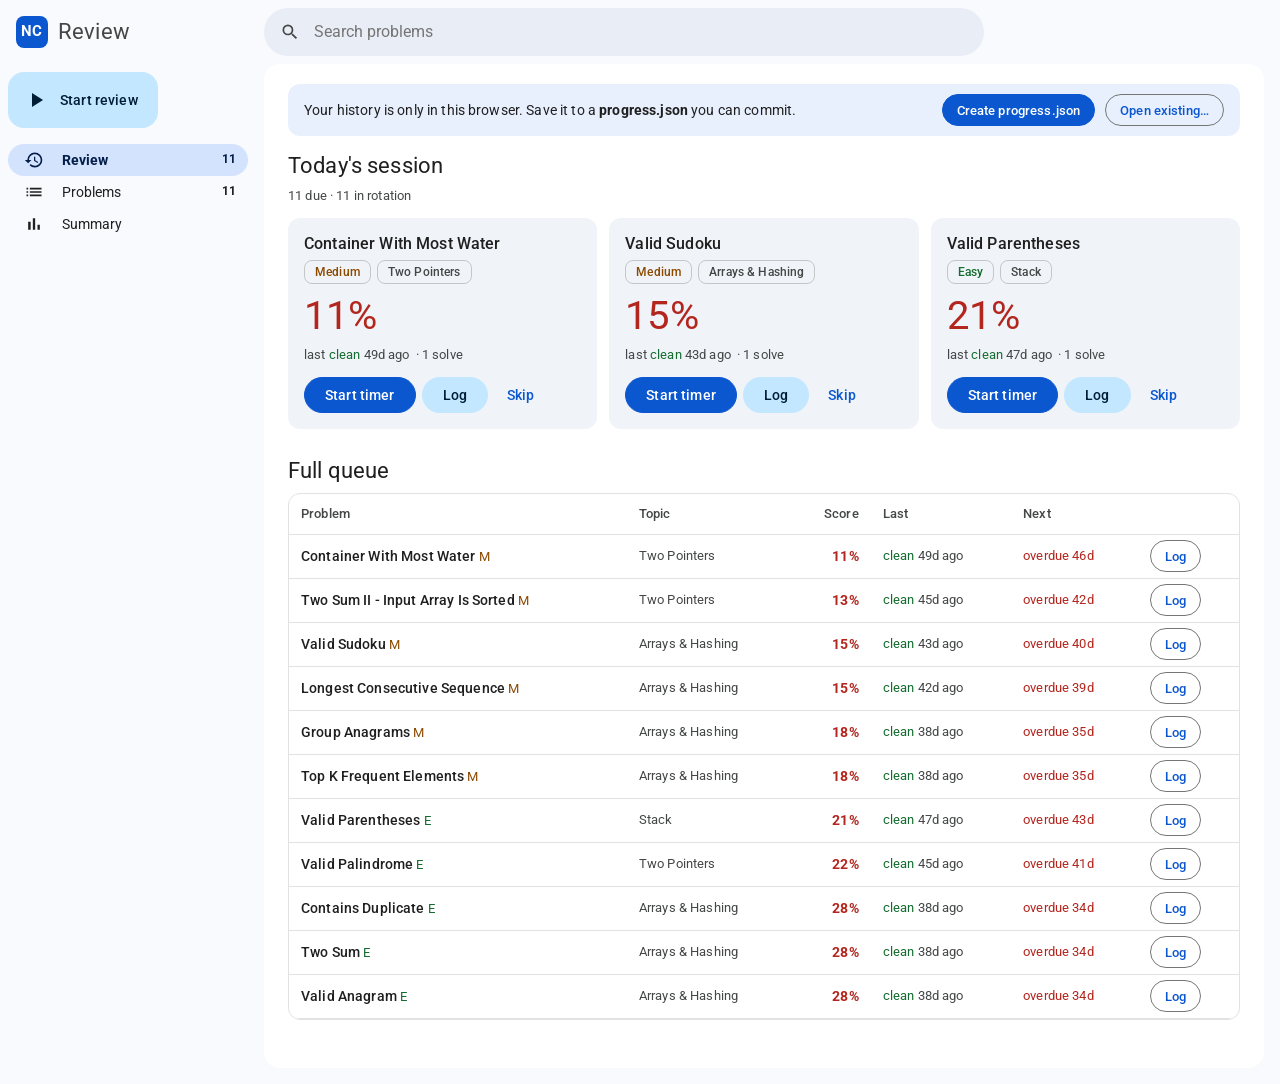
<file: index.html>
<!doctype html>
<html lang="en">
<head>
<meta charset="utf-8">
<meta name="viewport" content="width=device-width, initial-scale=1">
<title>NeetCode Review</title>
<link rel="preconnect" href="https://fonts.googleapis.com">
<link rel="stylesheet" href="https://fonts.googleapis.com/css2?family=Roboto:wght@400;500;700&display=swap">
<style>
  /* Google Workspace-style Material 3 (the Gmail / Drive look): fixed blue brand
     tones, white content panel on a blue-grey app background. The --gm-* palette is
     mapped onto the app's own tokens, which is all the component rules reference. */
  :root {
    --gm-primary: #0b57d0; --gm-on-primary: #fff;
    --gm-nav-active: #d3e3fd; --gm-on-nav-active: #041e49;
    --gm-fab: #c2e7ff; --gm-on-fab: #001d35;
    --gm-app-bg: #f8fafd; --gm-panel: #fff; --gm-surface-1: #f0f4f9; --gm-surface-2: #e9eef6; --gm-hover: #f2f6fc;
    --gm-on-surface: #1f1f1f; --gm-on-surface-variant: #444746;
    --gm-outline: #747775; --gm-outline-variant: #c4c7c5; --gm-divider: #e1e3e1;
    --gm-error: #b3261e; --gm-snackbar: #303030; --gm-on-snackbar: #f2f2f2;
    --gm-info: #e8f0fe;

    --bg: var(--gm-app-bg); --surface: var(--gm-panel); --surface-2: var(--gm-surface-2); --border: var(--gm-divider);
    --text: var(--gm-on-surface); --muted: var(--gm-on-surface-variant); --accent: var(--gm-primary); --accent-text: var(--gm-on-primary);
    --good: #146c2e; --ok: #8c4a00; --bad: var(--gm-error);
    --easy: #146c2e; --medium: #8c4a00; --hard: #b3261e;
    --shadow-1: 0 1px 2px 0 rgb(60 64 67 / .3), 0 1px 3px 1px rgb(60 64 67 / .15);
    --shadow-2: 0 1px 3px 0 rgb(60 64 67 / .3), 0 4px 8px 3px rgb(60 64 67 / .15);
  }
  @media (prefers-color-scheme: dark) {
    :root {
      --gm-primary: #a8c7fa; --gm-on-primary: #062e6f;
      --gm-nav-active: #004a77; --gm-on-nav-active: #c2e7ff;
      --gm-fab: #004a77; --gm-on-fab: #c2e7ff;
      --gm-app-bg: #131314; --gm-panel: #1e1f20; --gm-surface-1: #282a2c; --gm-surface-2: #333537; --gm-hover: #2b2c2e;
      --gm-on-surface: #e3e3e3; --gm-on-surface-variant: #c4c7c5;
      --gm-outline: #8e918f; --gm-outline-variant: #444746; --gm-divider: #3c4043;
      --gm-error: #f2b8b5; --gm-snackbar: #e3e3e3; --gm-on-snackbar: #1f1f1f;
      --gm-info: #0b2a4d;
      --good: #6dd58c; --ok: #ffb870; --easy: #6dd58c; --medium: #ffb870; --hard: #f2b8b5;
      --shadow-1: 0 1px 2px 0 rgb(0 0 0 / .5), 0 1px 3px 1px rgb(0 0 0 / .3);
      --shadow-2: 0 1px 3px 0 rgb(0 0 0 / .5), 0 4px 8px 3px rgb(0 0 0 / .3);
    }
  }
  * { box-sizing: border-box; }
  body { margin: 0; background: var(--bg); color: var(--text); font: 14px/1.43 "Google Sans Text", "Google Sans", "Roboto", system-ui, -apple-system, "Segoe UI", sans-serif; letter-spacing: 0.01em; }
  a { color: inherit; }
  svg.icon { width: 20px; height: 20px; fill: currentColor; flex: none; }
  .muted { color: var(--muted); }
  .small { font-size: 13px; }

  /* App bar: brand + pill search */
  header { position: sticky; top: 0; z-index: 5; background: var(--bg); }
  .bar { display: flex; align-items: center; gap: 16px; padding: 8px 16px; height: 64px; }
  .brand { display: flex; align-items: center; gap: 10px; width: 232px; flex: none; font-family: "Google Sans", "Roboto", sans-serif; font-size: 22px; color: var(--muted); }
  .logo { width: 32px; height: 32px; border-radius: 8px; background: var(--accent); color: var(--accent-text); display: grid; place-items: center; font-weight: 700; font-size: 15px; }
  .search { flex: 0 1 720px; display: flex; align-items: center; gap: 12px; height: 48px; padding: 0 16px; border-radius: 24px; background: var(--gm-surface-2); color: var(--muted); }
  .search:focus-within { background: var(--surface); box-shadow: var(--shadow-1); }
  .search input { flex: 1; border: 0; background: none; outline: none; font: inherit; font-size: 16px; color: var(--text); min-width: 0; }

  /* Shell: sidebar + content panel */
  .shell { display: flex; gap: 8px; padding: 0 16px 16px 0; min-height: calc(100vh - 64px); }
  aside { width: 256px; flex: none; padding: 8px 0 8px 8px; position: sticky; top: 64px; align-self: flex-start; }
  .fab { display: inline-flex; align-items: center; gap: 12px; height: 56px; padding: 0 20px 0 16px; margin: 0 0 16px 0; border: 0; border-radius: 16px; background: var(--gm-fab); color: var(--gm-on-fab); font: 500 14px "Google Sans", "Roboto", sans-serif; letter-spacing: 0.01em; cursor: pointer; transition: box-shadow .15s; }
  .fab:hover { box-shadow: var(--shadow-2); }
  .fab svg.icon { width: 24px; height: 24px; }
  nav { display: flex; flex-direction: column; }
  nav button { display: flex; align-items: center; gap: 18px; height: 32px; padding: 0 12px 0 16px; margin-right: 8px; border: 0; border-radius: 16px; background: none; color: var(--text); font: inherit; cursor: pointer; text-align: left; }
  nav button:hover { background: color-mix(in srgb, var(--text) 8%, transparent); }
  nav button.active { background: var(--gm-nav-active); color: var(--gm-on-nav-active); font-weight: 700; }
  nav .label { flex: 1; }
  nav .badge { font-size: 12px; font-weight: 700; }
  main { flex: 1; min-width: 0; background: var(--surface); border-radius: 16px; padding: 20px 24px 48px; }
  @media (max-width: 760px) {
    .brand { width: auto; } .brand span:last-child { display: none; }
    .shell { flex-direction: column; padding: 0 8px 8px; gap: 4px; }
    aside { position: static; width: auto; padding: 0; display: flex; gap: 8px; align-items: center; overflow-x: auto; }
    .fab { height: 40px; margin: 0; border-radius: 12px; padding: 0 14px; white-space: nowrap; }
    nav { flex-direction: row; gap: 4px; }
    nav button { white-space: nowrap; margin: 0; }
    main { padding: 16px; }
  }

  h2 { font: 400 22px/1.3 "Google Sans", "Roboto", sans-serif; margin: 28px 0 8px; }
  h2:first-child { margin-top: 0; }
  h2 + p.muted { margin-top: -2px; }

  /* Cards (Drive "suggested" style) */
  .card { background: var(--gm-surface-1); border-radius: 12px; padding: 14px 16px; }
  .grid { display: grid; gap: 12px; grid-template-columns: repeat(auto-fill, minmax(240px, 1fr)); }
  .grid .card { padding: 16px; transition: background .15s, box-shadow .15s; }
  .grid .card:hover { background: color-mix(in srgb, var(--text) 4%, var(--gm-surface-1)); }
  .grid .card .title { font: 500 16px "Google Sans", "Roboto", sans-serif; }
  .big-score { font: 400 40px/48px "Google Sans", "Roboto", sans-serif; margin-top: 8px; }
  .card.flat { background: none; padding: 0; border: 1px solid var(--border); overflow: hidden; }

  /* Stat tiles */
  .tiles { display: grid; gap: 12px; grid-template-columns: repeat(auto-fit, minmax(150px, 1fr)); }
  .tile { padding: 16px 18px; }
  .tile .num { font: 400 32px/1.2 "Google Sans", "Roboto", sans-serif; font-variant-numeric: tabular-nums; }
  .tile .lbl { color: var(--muted); font-size: 12px; margin-top: 2px; }

  /* Buttons: filled (.primary) / outlined (default) / tonal / text */
  .btn { height: 36px; padding: 0 20px; border-radius: 18px; border: 1px solid var(--gm-outline); background: transparent; color: var(--accent); font: 500 14px "Google Sans", "Roboto", sans-serif; letter-spacing: 0.01em; cursor: pointer; }
  .btn:hover { background: color-mix(in srgb, var(--accent) 8%, transparent); }
  .btn:active { background: color-mix(in srgb, var(--accent) 12%, transparent); }
  .btn.primary { background: var(--accent); border-color: var(--accent); color: var(--accent-text); }
  .btn.primary:hover { background: color-mix(in srgb, var(--accent-text) 8%, var(--accent)); box-shadow: var(--shadow-1); }
  .btn.tonal { background: var(--gm-fab); color: var(--gm-on-fab); border-color: transparent; }
  .btn.tonal:hover { box-shadow: var(--shadow-1); }
  .btn.text { border-color: transparent; padding: 0 12px; }
  .btn.danger { color: var(--bad); border-color: var(--gm-outline-variant); }
  .btn.sm { height: 32px; padding: 0 14px; border-radius: 16px; font-size: 13px; }
  .row-actions { display: flex; gap: 6px; flex-wrap: wrap; margin-top: 12px; align-items: center; }

  /* Filter chips + status colours */
  .chip { display: inline-flex; align-items: center; height: 24px; padding: 0 10px; border-radius: 8px; border: 1px solid var(--gm-outline-variant); color: var(--muted); font-size: 12px; font-weight: 500; white-space: nowrap; }
  .d-Easy { color: var(--easy); } .d-Medium { color: var(--medium); } .d-Hard { color: var(--hard); }
  .score { font-weight: 700; font-variant-numeric: tabular-nums; }
  .big-score.score { font-weight: 400; }
  .s-good { color: var(--good); } .s-ok { color: var(--ok); } .s-bad { color: var(--bad); }
  .g-clean { color: var(--good); } .g-slow { color: var(--ok); } .g-failed { color: var(--bad); }
  .title { font-weight: 500; text-decoration: none; }
  .title:hover { text-decoration: underline; }
  .meta { display: flex; gap: 6px; flex-wrap: wrap; align-items: center; margin-top: 6px; font-size: 13px; }
  .timer { font: 500 22px "Google Sans", "Roboto", sans-serif; font-variant-numeric: tabular-nums; margin-top: 10px; color: var(--accent); }

  /* Lists (Gmail rows) */
  table { width: 100%; border-collapse: collapse; }
  th, td { text-align: left; padding: 0 12px; height: 44px; border-bottom: 1px solid var(--border); vertical-align: middle; }
  th { height: 40px; font-size: 13px; color: var(--muted); font-weight: 500; }
  tbody tr { transition: box-shadow .1s; }
  tbody tr:hover { background: var(--gm-hover); box-shadow: inset 1px 0 0 var(--gm-outline-variant), inset -1px 0 0 var(--gm-outline-variant), 0 1px 2px 0 rgb(60 64 67 / .3), 0 1px 3px 1px rgb(60 64 67 / .15); position: relative; }
  td.num, th.num { text-align: right; font-variant-numeric: tabular-nums; }
  .table-wrap { overflow-x: auto; }
  .topic { margin-top: 20px; }
  .topic-head { display: flex; justify-content: space-between; align-items: baseline; gap: 8px; padding: 0 4px 6px; }
  .topic-head h3 { margin: 0; font: 500 15px "Google Sans", "Roboto", sans-serif; }
  .prob { display: flex; align-items: center; gap: 10px; min-height: 48px; padding: 6px 16px; border-top: 1px solid var(--border); flex-wrap: wrap; }
  .prob:first-child { border-top: 0; }
  .prob:hover { background: var(--gm-hover); }
  .prob .name { flex: 1 1 220px; min-width: 0; }
  .prob.todo .title { color: var(--muted); font-weight: 400; }
  .dot { width: 8px; height: 8px; border-radius: 50%; background: var(--gm-outline-variant); flex: none; }
  .history { width: 100%; padding: 4px 0 4px 18px; font-size: 13px; }
  .history td { height: 32px; padding: 0 6px; }
  .history tbody tr:hover, .history tr:hover { box-shadow: none; }

  /* Linear progress (Drive storage-meter style) */
  .barrow { display: grid; grid-template-columns: minmax(110px, 190px) 1fr 52px; gap: 12px; align-items: center; padding: 6px 0; font-size: 14px; }
  .track { height: 4px; background: var(--gm-surface-2); border-radius: 2px; overflow: hidden; }
  .fill { height: 100%; border-radius: 2px; }
  .activity { display: flex; align-items: flex-end; gap: 3px; height: 70px; }
  .activity div { flex: 1; background: var(--accent); border-radius: 3px 3px 0 0; min-height: 2px; }
  .activity div.zero { background: var(--gm-surface-2); }

  /* Inputs */
  .toolbar { display: flex; gap: 8px; flex-wrap: wrap; align-items: center; }
  input[type=number], input[type=text], textarea, select { font: inherit; color: var(--text); background: transparent; border: 1px solid var(--gm-outline); border-radius: 4px; padding: 6px 12px; min-height: 40px; }
  select { border-radius: 8px; border-color: var(--gm-outline-variant); min-height: 32px; padding: 4px 10px; }
  input:focus, textarea:focus, select:focus { outline: 2px solid var(--accent); outline-offset: -1px; }
  select option { background: var(--surface); }

  .banner { background: var(--gm-info); border-radius: 12px; padding: 10px 16px; margin-bottom: 16px; display: flex; gap: 10px; align-items: center; flex-wrap: wrap; font-size: 14px; }
  .banner > span { flex: 1 1 260px; }
  .empty { text-align: center; padding: 48px 16px; color: var(--muted); }

  /* Dialog */
  dialog { border: 0; border-radius: 28px; background: var(--surface); color: var(--text); padding: 24px; width: min(440px, calc(100vw - 32px)); box-shadow: var(--shadow-2); }
  dialog::backdrop { background: rgb(0 0 0 / 0.32); }
  dialog h3 { margin: 0 0 4px; font: 400 24px "Google Sans", "Roboto", sans-serif; }
  .field { margin-top: 16px; display: grid; gap: 6px; }
  .field label { font-size: 12px; color: var(--muted); font-weight: 500; }
  .seg { display: flex; border: 1px solid var(--gm-outline); border-radius: 18px; overflow: hidden; }
  .seg button { flex: 1; border: 0; border-radius: 0; color: var(--text); }
  .seg button + button { border-left: 1px solid var(--gm-outline); }
  .seg button.on { background: var(--gm-nav-active); color: var(--gm-on-nav-active); }
  .seg button.on::before { content: "✓ "; }

  .settings { display: flex; gap: 14px; flex-wrap: wrap; align-items: end; }
  .settings label { display: grid; gap: 4px; font-size: 12px; color: var(--muted); }
  .settings input { width: 90px; }

  /* Snackbar, bottom-left like Gmail's */
  .toast { position: fixed; bottom: 24px; left: 24px; max-width: calc(100vw - 48px); background: var(--gm-snackbar); color: var(--gm-on-snackbar); padding: 14px 24px; border-radius: 4px; font-size: 14px; box-shadow: var(--shadow-2); opacity: 0; transform: translateY(8px); transition: opacity .2s, transform .2s; pointer-events: none; }
  .toast.show { opacity: 1; transform: none; }
</style>
</head>
<body>
<header>
  <div class="bar">
    <div class="brand"><span class="logo">NC</span><span>Review</span></div>
    <label class="search">
      <svg class="icon" viewBox="0 0 24 24"><path d="M15.5 14h-.79l-.28-.27A6.471 6.471 0 0 0 16 9.5 6.5 6.5 0 1 0 9.5 16c1.61 0 3.1-.59 4.23-1.57l.27.28v.79l5 4.99L20.49 19l-4.99-5zm-6 0C7.01 14 5 11.99 5 9.5S7.01 5 9.5 5 14 7.01 14 9.5 11.99 14 9.5 14z"/></svg>
      <input type="search" id="q" placeholder="Search problems" autocomplete="off">
    </label>
  </div>
</header>
<div class="shell">
  <aside>
    <button class="fab" data-act="fab-review">
      <svg class="icon" viewBox="0 0 24 24"><path d="M8 5v14l11-7z"/></svg>Start review
    </button>
    <nav>
      <button data-tab="review" class="active">
        <svg class="icon" viewBox="0 0 24 24"><path d="M13 3a9 9 0 0 0-9 9H1l3.89 3.89.07.14L9 12H6c0-3.87 3.13-7 7-7s7 3.13 7 7-3.13 7-7 7c-1.93 0-3.68-.79-4.94-2.06l-1.42 1.42A8.954 8.954 0 0 0 13 21a9 9 0 0 0 0-18zm-1 5v5l4.28 2.54.72-1.21-3.5-2.08V8H12z"/></svg>
        <span class="label">Review</span><span class="badge" id="due-badge"></span>
      </button>
      <button data-tab="problems">
        <svg class="icon" viewBox="0 0 24 24"><path d="M3 13h2v-2H3v2zm0 4h2v-2H3v2zm0-8h2V7H3v2zm4 4h14v-2H7v2zm0 4h14v-2H7v2zM7 7v2h14V7H7z"/></svg>
        <span class="label">Problems</span><span class="badge" id="done-badge"></span>
      </button>
      <button data-tab="summary">
        <svg class="icon" viewBox="0 0 24 24"><path d="M5 9.2h3V19H5zM10.6 5h2.8v14h-2.8zm5.6 8H19v6h-2.8z"/></svg>
        <span class="label">Summary</span>
      </button>
    </nav>
  </aside>
  <main>
    <div id="banner"></div>
    <section id="tab-review"></section>
    <section id="tab-problems" hidden></section>
    <section id="tab-summary" hidden></section>
  </main>
</div>

<dialog id="log">
  <form method="dialog" id="log-form">
    <h3 id="log-title"></h3>
    <div class="muted small" id="log-sub"></div>
    <div class="field">
      <label>Did you solve it without looking at the solution?</label>
      <div class="seg">
        <button type="button" class="btn" data-solved="1">Yes</button>
        <button type="button" class="btn" data-solved="0">No</button>
      </div>
    </div>
    <div class="field">
      <label for="log-min">Minutes taken</label>
      <input type="number" id="log-min" min="1" max="600" step="1" required>
    </div>
    <div class="field">
      <label for="log-date">When</label>
      <input type="text" id="log-date" placeholder="YYYY-MM-DD HH:MM">
    </div>
    <div class="field">
      <label for="log-note">Note (optional): what tripped you up?</label>
      <textarea id="log-note" rows="2"></textarea>
    </div>
    <p class="small" id="log-grade"></p>
    <div class="row-actions" style="justify-content:flex-end">
      <button type="button" class="btn text" id="log-cancel">Cancel</button>
      <button type="submit" class="btn primary">Save</button>
    </div>
  </form>
</dialog>
<input type="file" id="import-file" accept="application/json,.json" hidden>
<div class="toast" id="toast"></div>

<script src="problems.js"></script>
<script src="srs.js"></script>
<script src="app.js"></script>
</body>
</html>
</file>
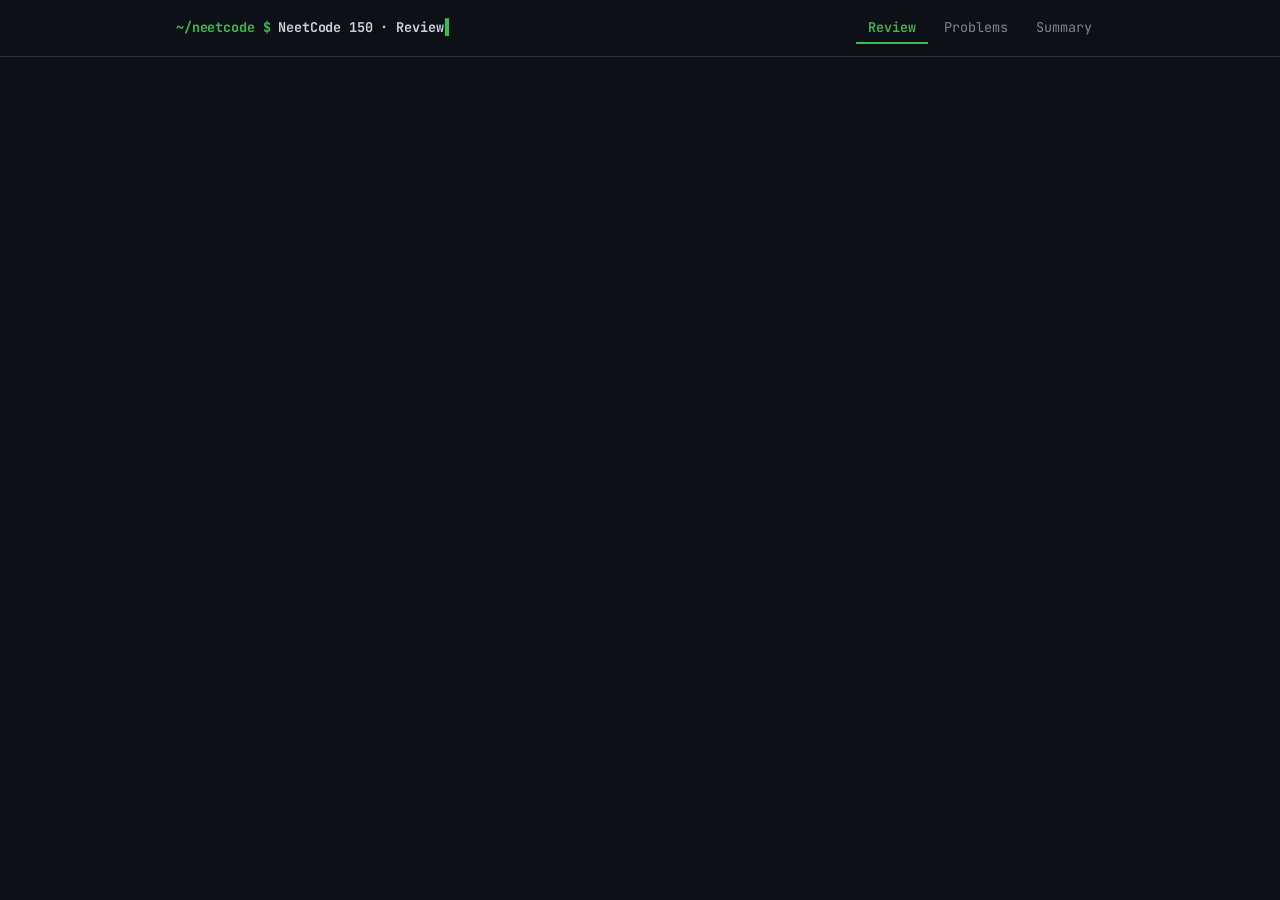
<file: mockups/1-terminal.html>
<!doctype html>
<html lang="en">
<head>
<meta charset="utf-8">
<meta name="viewport" content="width=device-width, initial-scale=1">
<title>NeetCode Review</title>
<style>
  :root {
    --bg: #f7f7f5; --surface: #ffffff; --surface-2: #f0efeb; --border: #e2e0da;
    --text: #1d1d1b; --muted: #6b6a65; --accent: #3b5bdb; --accent-text: #fff;
    --good: #2f9e44; --ok: #e8a317; --bad: #e03131;
    --easy: #2f9e44; --medium: #d9480f; --hard: #c2255c;
  }
  @media (prefers-color-scheme: dark) {
    :root {
      --bg: #151514; --surface: #1f1f1d; --surface-2: #2a2a27; --border: #363632;
      --text: #ecebe6; --muted: #9a9993; --accent: #748ffc; --accent-text: #10122b;
      --good: #51cf66; --ok: #fcc419; --bad: #ff6b6b;
      --easy: #51cf66; --medium: #ff922b; --hard: #f06595;
    }
  }
  * { box-sizing: border-box; }
  body { margin: 0; background: var(--bg); color: var(--text); font: 15px/1.45 system-ui, -apple-system, "Segoe UI", sans-serif; }
  a { color: inherit; }
  header { position: sticky; top: 0; z-index: 5; background: var(--bg); border-bottom: 1px solid var(--border); }
  .bar { max-width: 960px; margin: 0 auto; padding: 12px 16px; display: flex; align-items: center; gap: 16px; flex-wrap: wrap; }
  .brand { font-weight: 700; letter-spacing: -0.01em; }
  nav { display: flex; gap: 4px; margin-left: auto; }
  nav button { background: none; border: 0; padding: 6px 12px; border-radius: 8px; color: var(--muted); font: inherit; cursor: pointer; }
  nav button.active { background: var(--surface-2); color: var(--text); font-weight: 600; }
  main { max-width: 960px; margin: 0 auto; padding: 20px 16px 64px; }
  h2 { font-size: 18px; margin: 28px 0 10px; }
  h2:first-child { margin-top: 0; }
  .muted { color: var(--muted); }
  .small { font-size: 13px; }
  .card { background: var(--surface); border: 1px solid var(--border); border-radius: 12px; padding: 14px 16px; }
  .grid { display: grid; gap: 12px; grid-template-columns: repeat(auto-fill, minmax(260px, 1fr)); }
  .tiles { display: grid; gap: 12px; grid-template-columns: repeat(auto-fit, minmax(150px, 1fr)); }
  .tile .num { font-size: 28px; font-weight: 700; font-variant-numeric: tabular-nums; }
  .tile .lbl { color: var(--muted); font-size: 13px; }
  .btn { border: 1px solid var(--border); background: var(--surface); color: var(--text); padding: 6px 12px; border-radius: 8px; font: inherit; font-size: 14px; cursor: pointer; }
  .btn:hover { background: var(--surface-2); }
  .btn.primary { background: var(--accent); border-color: var(--accent); color: var(--accent-text); font-weight: 600; }
  .btn.danger { color: var(--bad); }
  .btn.sm { padding: 3px 9px; font-size: 13px; }
  .row-actions { display: flex; gap: 6px; flex-wrap: wrap; margin-top: 12px; }
  .chip { display: inline-block; font-size: 12px; padding: 1px 8px; border-radius: 99px; background: var(--surface-2); color: var(--muted); white-space: nowrap; }
  .d-Easy { color: var(--easy); } .d-Medium { color: var(--medium); } .d-Hard { color: var(--hard); }
  .score { font-weight: 700; font-variant-numeric: tabular-nums; }
  .s-good { color: var(--good); } .s-ok { color: var(--ok); } .s-bad { color: var(--bad); }
  .g-clean { color: var(--good); } .g-slow { color: var(--ok); } .g-failed { color: var(--bad); }
  .title { font-weight: 600; text-decoration: none; }
  .title:hover { text-decoration: underline; }
  .meta { display: flex; gap: 8px; flex-wrap: wrap; align-items: center; margin-top: 4px; font-size: 13px; }
  .timer { font-variant-numeric: tabular-nums; font-weight: 700; font-size: 20px; margin-top: 10px; }
  table { width: 100%; border-collapse: collapse; }
  th, td { text-align: left; padding: 7px 8px; border-bottom: 1px solid var(--border); vertical-align: middle; }
  th { font-size: 12px; color: var(--muted); font-weight: 600; text-transform: uppercase; letter-spacing: 0.03em; }
  td.num, th.num { text-align: right; font-variant-numeric: tabular-nums; }
  .table-wrap { overflow-x: auto; }
  .topic { margin-top: 18px; }
  .topic-head { display: flex; justify-content: space-between; align-items: baseline; gap: 8px; padding: 0 2px 6px; }
  .topic-head h3 { margin: 0; font-size: 15px; }
  .prob { display: flex; align-items: center; gap: 10px; padding: 8px 12px; border-top: 1px solid var(--border); flex-wrap: wrap; }
  .prob:first-child { border-top: 0; }
  .prob .name { flex: 1 1 220px; min-width: 0; }
  .prob.todo .title { color: var(--muted); font-weight: 500; }
  .dot { width: 9px; height: 9px; border-radius: 50%; background: var(--border); flex: none; }
  .history { width: 100%; padding: 4px 0 4px 19px; font-size: 13px; }
  .history td { padding: 4px 6px; }
  .barrow { display: grid; grid-template-columns: minmax(110px, 190px) 1fr 52px; gap: 10px; align-items: center; padding: 5px 0; font-size: 14px; }
  .track { height: 10px; background: var(--surface-2); border-radius: 99px; overflow: hidden; position: relative; }
  .fill { height: 100%; border-radius: 99px; }
  .activity { display: flex; align-items: flex-end; gap: 3px; height: 70px; }
  .activity div { flex: 1; background: var(--accent); border-radius: 3px 3px 0 0; min-height: 2px; opacity: 0.85; }
  .activity div.zero { background: var(--surface-2); opacity: 1; }
  .toolbar { display: flex; gap: 8px; flex-wrap: wrap; align-items: center; }
  input[type=search], input[type=number], input[type=text], textarea, select { font: inherit; color: var(--text); background: var(--surface); border: 1px solid var(--border); border-radius: 8px; padding: 6px 10px; }
  input[type=search] { flex: 1 1 200px; }
  .banner { background: var(--surface-2); border-radius: 10px; padding: 10px 14px; margin-bottom: 16px; display: flex; gap: 10px; align-items: center; flex-wrap: wrap; font-size: 14px; }
  .empty { text-align: center; padding: 40px 16px; color: var(--muted); }
  dialog { border: 1px solid var(--border); border-radius: 14px; background: var(--surface); color: var(--text); padding: 20px; width: min(420px, calc(100vw - 32px)); }
  dialog::backdrop { background: rgb(0 0 0 / 0.4); }
  dialog h3 { margin: 0 0 4px; }
  .field { margin-top: 14px; display: grid; gap: 6px; }
  .field label { font-size: 13px; color: var(--muted); font-weight: 600; }
  .seg { display: flex; gap: 6px; }
  .seg button { flex: 1; }
  .seg button.on { background: var(--accent); border-color: var(--accent); color: var(--accent-text); font-weight: 600; }
  .settings { display: flex; gap: 14px; flex-wrap: wrap; align-items: end; }
  .settings label { display: grid; gap: 4px; font-size: 13px; color: var(--muted); }
  .settings input { width: 90px; }
  .toast { position: fixed; bottom: 20px; left: 50%; transform: translateX(-50%); background: var(--text); color: var(--bg); padding: 8px 16px; border-radius: 99px; font-size: 14px; opacity: 0; transition: opacity .2s; pointer-events: none; }
  .toast.show { opacity: 1; }
</style>
<link rel="stylesheet" href="themes/1-terminal.css">
</head>
<body>
<header>
  <div class="bar">
    <span class="brand">NeetCode 150 · Review</span>
    <nav>
      <button data-tab="review" class="active">Review</button>
      <button data-tab="problems">Problems</button>
      <button data-tab="summary">Summary</button>
    </nav>
  </div>
</header>
<main>
  <div id="banner"></div>
  <section id="tab-review"></section>
  <section id="tab-problems" hidden></section>
  <section id="tab-summary" hidden></section>
</main>

<dialog id="log">
  <form method="dialog" id="log-form">
    <h3 id="log-title"></h3>
    <div class="muted small" id="log-sub"></div>
    <div class="field">
      <label>Did you solve it without looking at the solution?</label>
      <div class="seg">
        <button type="button" class="btn" data-solved="1">Yes</button>
        <button type="button" class="btn" data-solved="0">No</button>
      </div>
    </div>
    <div class="field">
      <label for="log-min">Minutes taken</label>
      <input type="number" id="log-min" min="1" max="600" step="1" required>
    </div>
    <div class="field">
      <label for="log-date">When</label>
      <input type="text" id="log-date" placeholder="YYYY-MM-DD HH:MM">
    </div>
    <div class="field">
      <label for="log-note">Note (optional): what tripped you up?</label>
      <textarea id="log-note" rows="2"></textarea>
    </div>
    <p class="small" id="log-grade"></p>
    <div class="row-actions" style="justify-content:flex-end">
      <button type="button" class="btn" id="log-cancel">Cancel</button>
      <button type="submit" class="btn primary">Save</button>
    </div>
  </form>
</dialog>
<input type="file" id="import-file" accept="application/json,.json" hidden>
<div class="toast" id="toast"></div>

<script src="seed.js"></script>
<script src="../problems.js"></script>
<script src="../srs.js"></script>
<script src="../app.js"></script>
</body>
</html>
</file>
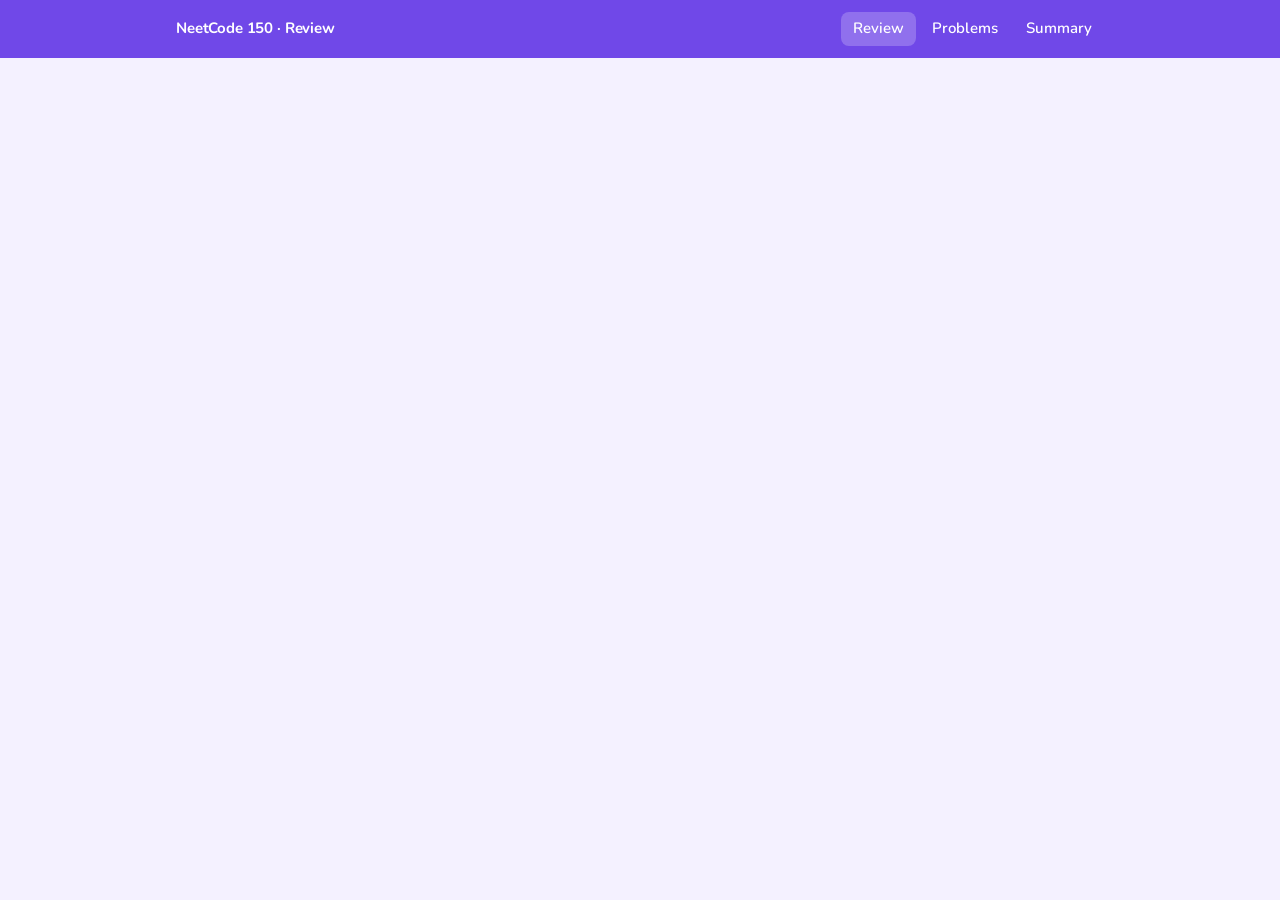
<file: mockups/2-playful.html>
<!doctype html>
<html lang="en">
<head>
<meta charset="utf-8">
<meta name="viewport" content="width=device-width, initial-scale=1">
<title>NeetCode Review</title>
<style>
  :root {
    --bg: #f7f7f5; --surface: #ffffff; --surface-2: #f0efeb; --border: #e2e0da;
    --text: #1d1d1b; --muted: #6b6a65; --accent: #3b5bdb; --accent-text: #fff;
    --good: #2f9e44; --ok: #e8a317; --bad: #e03131;
    --easy: #2f9e44; --medium: #d9480f; --hard: #c2255c;
  }
  @media (prefers-color-scheme: dark) {
    :root {
      --bg: #151514; --surface: #1f1f1d; --surface-2: #2a2a27; --border: #363632;
      --text: #ecebe6; --muted: #9a9993; --accent: #748ffc; --accent-text: #10122b;
      --good: #51cf66; --ok: #fcc419; --bad: #ff6b6b;
      --easy: #51cf66; --medium: #ff922b; --hard: #f06595;
    }
  }
  * { box-sizing: border-box; }
  body { margin: 0; background: var(--bg); color: var(--text); font: 15px/1.45 system-ui, -apple-system, "Segoe UI", sans-serif; }
  a { color: inherit; }
  header { position: sticky; top: 0; z-index: 5; background: var(--bg); border-bottom: 1px solid var(--border); }
  .bar { max-width: 960px; margin: 0 auto; padding: 12px 16px; display: flex; align-items: center; gap: 16px; flex-wrap: wrap; }
  .brand { font-weight: 700; letter-spacing: -0.01em; }
  nav { display: flex; gap: 4px; margin-left: auto; }
  nav button { background: none; border: 0; padding: 6px 12px; border-radius: 8px; color: var(--muted); font: inherit; cursor: pointer; }
  nav button.active { background: var(--surface-2); color: var(--text); font-weight: 600; }
  main { max-width: 960px; margin: 0 auto; padding: 20px 16px 64px; }
  h2 { font-size: 18px; margin: 28px 0 10px; }
  h2:first-child { margin-top: 0; }
  .muted { color: var(--muted); }
  .small { font-size: 13px; }
  .card { background: var(--surface); border: 1px solid var(--border); border-radius: 12px; padding: 14px 16px; }
  .grid { display: grid; gap: 12px; grid-template-columns: repeat(auto-fill, minmax(260px, 1fr)); }
  .tiles { display: grid; gap: 12px; grid-template-columns: repeat(auto-fit, minmax(150px, 1fr)); }
  .tile .num { font-size: 28px; font-weight: 700; font-variant-numeric: tabular-nums; }
  .tile .lbl { color: var(--muted); font-size: 13px; }
  .btn { border: 1px solid var(--border); background: var(--surface); color: var(--text); padding: 6px 12px; border-radius: 8px; font: inherit; font-size: 14px; cursor: pointer; }
  .btn:hover { background: var(--surface-2); }
  .btn.primary { background: var(--accent); border-color: var(--accent); color: var(--accent-text); font-weight: 600; }
  .btn.danger { color: var(--bad); }
  .btn.sm { padding: 3px 9px; font-size: 13px; }
  .row-actions { display: flex; gap: 6px; flex-wrap: wrap; margin-top: 12px; }
  .chip { display: inline-block; font-size: 12px; padding: 1px 8px; border-radius: 99px; background: var(--surface-2); color: var(--muted); white-space: nowrap; }
  .d-Easy { color: var(--easy); } .d-Medium { color: var(--medium); } .d-Hard { color: var(--hard); }
  .score { font-weight: 700; font-variant-numeric: tabular-nums; }
  .s-good { color: var(--good); } .s-ok { color: var(--ok); } .s-bad { color: var(--bad); }
  .g-clean { color: var(--good); } .g-slow { color: var(--ok); } .g-failed { color: var(--bad); }
  .title { font-weight: 600; text-decoration: none; }
  .title:hover { text-decoration: underline; }
  .meta { display: flex; gap: 8px; flex-wrap: wrap; align-items: center; margin-top: 4px; font-size: 13px; }
  .timer { font-variant-numeric: tabular-nums; font-weight: 700; font-size: 20px; margin-top: 10px; }
  table { width: 100%; border-collapse: collapse; }
  th, td { text-align: left; padding: 7px 8px; border-bottom: 1px solid var(--border); vertical-align: middle; }
  th { font-size: 12px; color: var(--muted); font-weight: 600; text-transform: uppercase; letter-spacing: 0.03em; }
  td.num, th.num { text-align: right; font-variant-numeric: tabular-nums; }
  .table-wrap { overflow-x: auto; }
  .topic { margin-top: 18px; }
  .topic-head { display: flex; justify-content: space-between; align-items: baseline; gap: 8px; padding: 0 2px 6px; }
  .topic-head h3 { margin: 0; font-size: 15px; }
  .prob { display: flex; align-items: center; gap: 10px; padding: 8px 12px; border-top: 1px solid var(--border); flex-wrap: wrap; }
  .prob:first-child { border-top: 0; }
  .prob .name { flex: 1 1 220px; min-width: 0; }
  .prob.todo .title { color: var(--muted); font-weight: 500; }
  .dot { width: 9px; height: 9px; border-radius: 50%; background: var(--border); flex: none; }
  .history { width: 100%; padding: 4px 0 4px 19px; font-size: 13px; }
  .history td { padding: 4px 6px; }
  .barrow { display: grid; grid-template-columns: minmax(110px, 190px) 1fr 52px; gap: 10px; align-items: center; padding: 5px 0; font-size: 14px; }
  .track { height: 10px; background: var(--surface-2); border-radius: 99px; overflow: hidden; position: relative; }
  .fill { height: 100%; border-radius: 99px; }
  .activity { display: flex; align-items: flex-end; gap: 3px; height: 70px; }
  .activity div { flex: 1; background: var(--accent); border-radius: 3px 3px 0 0; min-height: 2px; opacity: 0.85; }
  .activity div.zero { background: var(--surface-2); opacity: 1; }
  .toolbar { display: flex; gap: 8px; flex-wrap: wrap; align-items: center; }
  input[type=search], input[type=number], input[type=text], textarea, select { font: inherit; color: var(--text); background: var(--surface); border: 1px solid var(--border); border-radius: 8px; padding: 6px 10px; }
  input[type=search] { flex: 1 1 200px; }
  .banner { background: var(--surface-2); border-radius: 10px; padding: 10px 14px; margin-bottom: 16px; display: flex; gap: 10px; align-items: center; flex-wrap: wrap; font-size: 14px; }
  .empty { text-align: center; padding: 40px 16px; color: var(--muted); }
  dialog { border: 1px solid var(--border); border-radius: 14px; background: var(--surface); color: var(--text); padding: 20px; width: min(420px, calc(100vw - 32px)); }
  dialog::backdrop { background: rgb(0 0 0 / 0.4); }
  dialog h3 { margin: 0 0 4px; }
  .field { margin-top: 14px; display: grid; gap: 6px; }
  .field label { font-size: 13px; color: var(--muted); font-weight: 600; }
  .seg { display: flex; gap: 6px; }
  .seg button { flex: 1; }
  .seg button.on { background: var(--accent); border-color: var(--accent); color: var(--accent-text); font-weight: 600; }
  .settings { display: flex; gap: 14px; flex-wrap: wrap; align-items: end; }
  .settings label { display: grid; gap: 4px; font-size: 13px; color: var(--muted); }
  .settings input { width: 90px; }
  .toast { position: fixed; bottom: 20px; left: 50%; transform: translateX(-50%); background: var(--text); color: var(--bg); padding: 8px 16px; border-radius: 99px; font-size: 14px; opacity: 0; transition: opacity .2s; pointer-events: none; }
  .toast.show { opacity: 1; }
</style>
<link rel="stylesheet" href="themes/2-playful.css">
</head>
<body>
<header>
  <div class="bar">
    <span class="brand">NeetCode 150 · Review</span>
    <nav>
      <button data-tab="review" class="active">Review</button>
      <button data-tab="problems">Problems</button>
      <button data-tab="summary">Summary</button>
    </nav>
  </div>
</header>
<main>
  <div id="banner"></div>
  <section id="tab-review"></section>
  <section id="tab-problems" hidden></section>
  <section id="tab-summary" hidden></section>
</main>

<dialog id="log">
  <form method="dialog" id="log-form">
    <h3 id="log-title"></h3>
    <div class="muted small" id="log-sub"></div>
    <div class="field">
      <label>Did you solve it without looking at the solution?</label>
      <div class="seg">
        <button type="button" class="btn" data-solved="1">Yes</button>
        <button type="button" class="btn" data-solved="0">No</button>
      </div>
    </div>
    <div class="field">
      <label for="log-min">Minutes taken</label>
      <input type="number" id="log-min" min="1" max="600" step="1" required>
    </div>
    <div class="field">
      <label for="log-date">When</label>
      <input type="text" id="log-date" placeholder="YYYY-MM-DD HH:MM">
    </div>
    <div class="field">
      <label for="log-note">Note (optional): what tripped you up?</label>
      <textarea id="log-note" rows="2"></textarea>
    </div>
    <p class="small" id="log-grade"></p>
    <div class="row-actions" style="justify-content:flex-end">
      <button type="button" class="btn" id="log-cancel">Cancel</button>
      <button type="submit" class="btn primary">Save</button>
    </div>
  </form>
</dialog>
<input type="file" id="import-file" accept="application/json,.json" hidden>
<div class="toast" id="toast"></div>

<script src="seed.js"></script>
<script src="../problems.js"></script>
<script src="../srs.js"></script>
<script src="../app.js"></script>
</body>
</html>
</file>
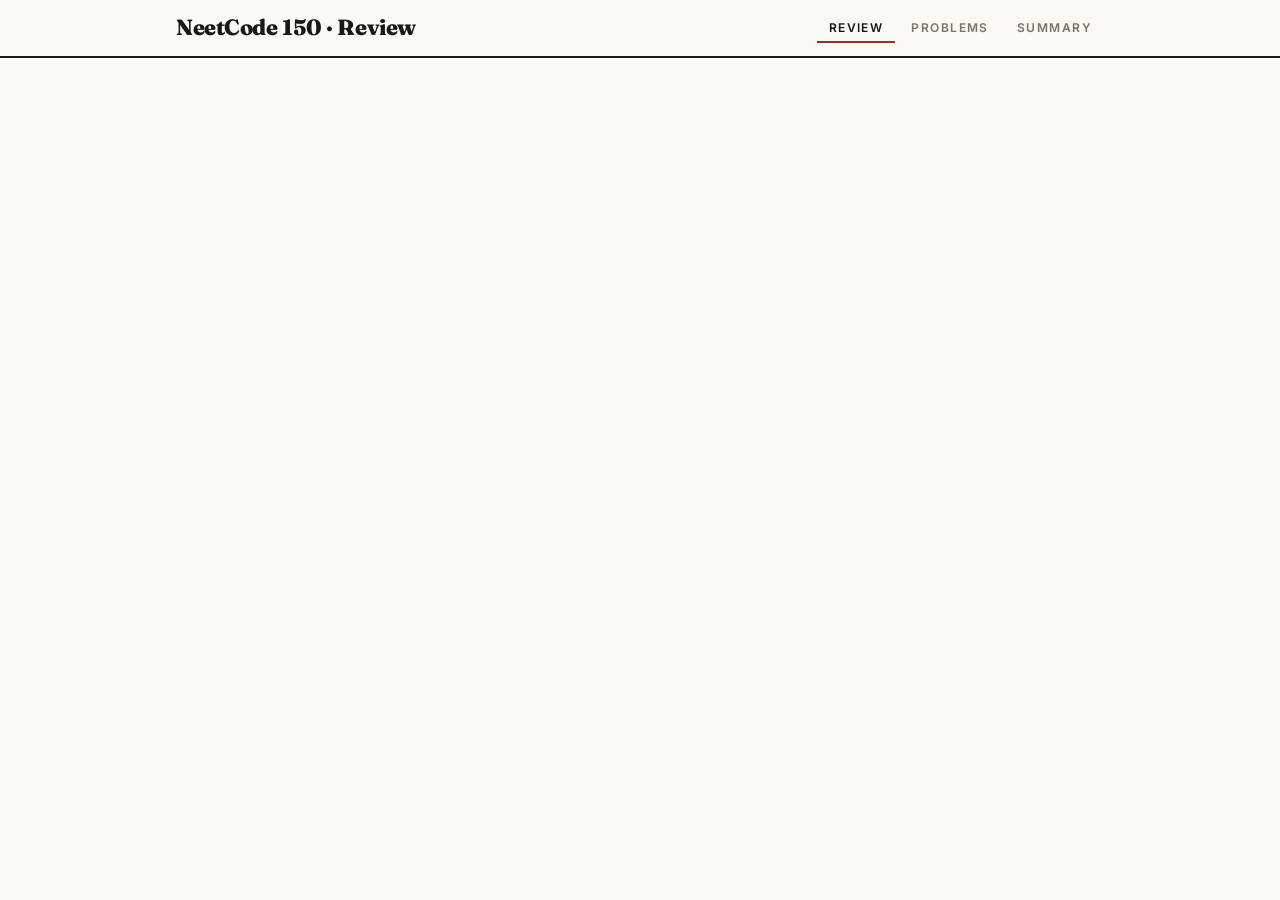
<file: mockups/3-editorial.html>
<!doctype html>
<html lang="en">
<head>
<meta charset="utf-8">
<meta name="viewport" content="width=device-width, initial-scale=1">
<title>NeetCode Review</title>
<style>
  :root {
    --bg: #f7f7f5; --surface: #ffffff; --surface-2: #f0efeb; --border: #e2e0da;
    --text: #1d1d1b; --muted: #6b6a65; --accent: #3b5bdb; --accent-text: #fff;
    --good: #2f9e44; --ok: #e8a317; --bad: #e03131;
    --easy: #2f9e44; --medium: #d9480f; --hard: #c2255c;
  }
  @media (prefers-color-scheme: dark) {
    :root {
      --bg: #151514; --surface: #1f1f1d; --surface-2: #2a2a27; --border: #363632;
      --text: #ecebe6; --muted: #9a9993; --accent: #748ffc; --accent-text: #10122b;
      --good: #51cf66; --ok: #fcc419; --bad: #ff6b6b;
      --easy: #51cf66; --medium: #ff922b; --hard: #f06595;
    }
  }
  * { box-sizing: border-box; }
  body { margin: 0; background: var(--bg); color: var(--text); font: 15px/1.45 system-ui, -apple-system, "Segoe UI", sans-serif; }
  a { color: inherit; }
  header { position: sticky; top: 0; z-index: 5; background: var(--bg); border-bottom: 1px solid var(--border); }
  .bar { max-width: 960px; margin: 0 auto; padding: 12px 16px; display: flex; align-items: center; gap: 16px; flex-wrap: wrap; }
  .brand { font-weight: 700; letter-spacing: -0.01em; }
  nav { display: flex; gap: 4px; margin-left: auto; }
  nav button { background: none; border: 0; padding: 6px 12px; border-radius: 8px; color: var(--muted); font: inherit; cursor: pointer; }
  nav button.active { background: var(--surface-2); color: var(--text); font-weight: 600; }
  main { max-width: 960px; margin: 0 auto; padding: 20px 16px 64px; }
  h2 { font-size: 18px; margin: 28px 0 10px; }
  h2:first-child { margin-top: 0; }
  .muted { color: var(--muted); }
  .small { font-size: 13px; }
  .card { background: var(--surface); border: 1px solid var(--border); border-radius: 12px; padding: 14px 16px; }
  .grid { display: grid; gap: 12px; grid-template-columns: repeat(auto-fill, minmax(260px, 1fr)); }
  .tiles { display: grid; gap: 12px; grid-template-columns: repeat(auto-fit, minmax(150px, 1fr)); }
  .tile .num { font-size: 28px; font-weight: 700; font-variant-numeric: tabular-nums; }
  .tile .lbl { color: var(--muted); font-size: 13px; }
  .btn { border: 1px solid var(--border); background: var(--surface); color: var(--text); padding: 6px 12px; border-radius: 8px; font: inherit; font-size: 14px; cursor: pointer; }
  .btn:hover { background: var(--surface-2); }
  .btn.primary { background: var(--accent); border-color: var(--accent); color: var(--accent-text); font-weight: 600; }
  .btn.danger { color: var(--bad); }
  .btn.sm { padding: 3px 9px; font-size: 13px; }
  .row-actions { display: flex; gap: 6px; flex-wrap: wrap; margin-top: 12px; }
  .chip { display: inline-block; font-size: 12px; padding: 1px 8px; border-radius: 99px; background: var(--surface-2); color: var(--muted); white-space: nowrap; }
  .d-Easy { color: var(--easy); } .d-Medium { color: var(--medium); } .d-Hard { color: var(--hard); }
  .score { font-weight: 700; font-variant-numeric: tabular-nums; }
  .s-good { color: var(--good); } .s-ok { color: var(--ok); } .s-bad { color: var(--bad); }
  .g-clean { color: var(--good); } .g-slow { color: var(--ok); } .g-failed { color: var(--bad); }
  .title { font-weight: 600; text-decoration: none; }
  .title:hover { text-decoration: underline; }
  .meta { display: flex; gap: 8px; flex-wrap: wrap; align-items: center; margin-top: 4px; font-size: 13px; }
  .timer { font-variant-numeric: tabular-nums; font-weight: 700; font-size: 20px; margin-top: 10px; }
  table { width: 100%; border-collapse: collapse; }
  th, td { text-align: left; padding: 7px 8px; border-bottom: 1px solid var(--border); vertical-align: middle; }
  th { font-size: 12px; color: var(--muted); font-weight: 600; text-transform: uppercase; letter-spacing: 0.03em; }
  td.num, th.num { text-align: right; font-variant-numeric: tabular-nums; }
  .table-wrap { overflow-x: auto; }
  .topic { margin-top: 18px; }
  .topic-head { display: flex; justify-content: space-between; align-items: baseline; gap: 8px; padding: 0 2px 6px; }
  .topic-head h3 { margin: 0; font-size: 15px; }
  .prob { display: flex; align-items: center; gap: 10px; padding: 8px 12px; border-top: 1px solid var(--border); flex-wrap: wrap; }
  .prob:first-child { border-top: 0; }
  .prob .name { flex: 1 1 220px; min-width: 0; }
  .prob.todo .title { color: var(--muted); font-weight: 500; }
  .dot { width: 9px; height: 9px; border-radius: 50%; background: var(--border); flex: none; }
  .history { width: 100%; padding: 4px 0 4px 19px; font-size: 13px; }
  .history td { padding: 4px 6px; }
  .barrow { display: grid; grid-template-columns: minmax(110px, 190px) 1fr 52px; gap: 10px; align-items: center; padding: 5px 0; font-size: 14px; }
  .track { height: 10px; background: var(--surface-2); border-radius: 99px; overflow: hidden; position: relative; }
  .fill { height: 100%; border-radius: 99px; }
  .activity { display: flex; align-items: flex-end; gap: 3px; height: 70px; }
  .activity div { flex: 1; background: var(--accent); border-radius: 3px 3px 0 0; min-height: 2px; opacity: 0.85; }
  .activity div.zero { background: var(--surface-2); opacity: 1; }
  .toolbar { display: flex; gap: 8px; flex-wrap: wrap; align-items: center; }
  input[type=search], input[type=number], input[type=text], textarea, select { font: inherit; color: var(--text); background: var(--surface); border: 1px solid var(--border); border-radius: 8px; padding: 6px 10px; }
  input[type=search] { flex: 1 1 200px; }
  .banner { background: var(--surface-2); border-radius: 10px; padding: 10px 14px; margin-bottom: 16px; display: flex; gap: 10px; align-items: center; flex-wrap: wrap; font-size: 14px; }
  .empty { text-align: center; padding: 40px 16px; color: var(--muted); }
  dialog { border: 1px solid var(--border); border-radius: 14px; background: var(--surface); color: var(--text); padding: 20px; width: min(420px, calc(100vw - 32px)); }
  dialog::backdrop { background: rgb(0 0 0 / 0.4); }
  dialog h3 { margin: 0 0 4px; }
  .field { margin-top: 14px; display: grid; gap: 6px; }
  .field label { font-size: 13px; color: var(--muted); font-weight: 600; }
  .seg { display: flex; gap: 6px; }
  .seg button { flex: 1; }
  .seg button.on { background: var(--accent); border-color: var(--accent); color: var(--accent-text); font-weight: 600; }
  .settings { display: flex; gap: 14px; flex-wrap: wrap; align-items: end; }
  .settings label { display: grid; gap: 4px; font-size: 13px; color: var(--muted); }
  .settings input { width: 90px; }
  .toast { position: fixed; bottom: 20px; left: 50%; transform: translateX(-50%); background: var(--text); color: var(--bg); padding: 8px 16px; border-radius: 99px; font-size: 14px; opacity: 0; transition: opacity .2s; pointer-events: none; }
  .toast.show { opacity: 1; }
</style>
<link rel="stylesheet" href="themes/3-editorial.css">
</head>
<body>
<header>
  <div class="bar">
    <span class="brand">NeetCode 150 · Review</span>
    <nav>
      <button data-tab="review" class="active">Review</button>
      <button data-tab="problems">Problems</button>
      <button data-tab="summary">Summary</button>
    </nav>
  </div>
</header>
<main>
  <div id="banner"></div>
  <section id="tab-review"></section>
  <section id="tab-problems" hidden></section>
  <section id="tab-summary" hidden></section>
</main>

<dialog id="log">
  <form method="dialog" id="log-form">
    <h3 id="log-title"></h3>
    <div class="muted small" id="log-sub"></div>
    <div class="field">
      <label>Did you solve it without looking at the solution?</label>
      <div class="seg">
        <button type="button" class="btn" data-solved="1">Yes</button>
        <button type="button" class="btn" data-solved="0">No</button>
      </div>
    </div>
    <div class="field">
      <label for="log-min">Minutes taken</label>
      <input type="number" id="log-min" min="1" max="600" step="1" required>
    </div>
    <div class="field">
      <label for="log-date">When</label>
      <input type="text" id="log-date" placeholder="YYYY-MM-DD HH:MM">
    </div>
    <div class="field">
      <label for="log-note">Note (optional): what tripped you up?</label>
      <textarea id="log-note" rows="2"></textarea>
    </div>
    <p class="small" id="log-grade"></p>
    <div class="row-actions" style="justify-content:flex-end">
      <button type="button" class="btn" id="log-cancel">Cancel</button>
      <button type="submit" class="btn primary">Save</button>
    </div>
  </form>
</dialog>
<input type="file" id="import-file" accept="application/json,.json" hidden>
<div class="toast" id="toast"></div>

<script src="seed.js"></script>
<script src="../problems.js"></script>
<script src="../srs.js"></script>
<script src="../app.js"></script>
</body>
</html>
</file>
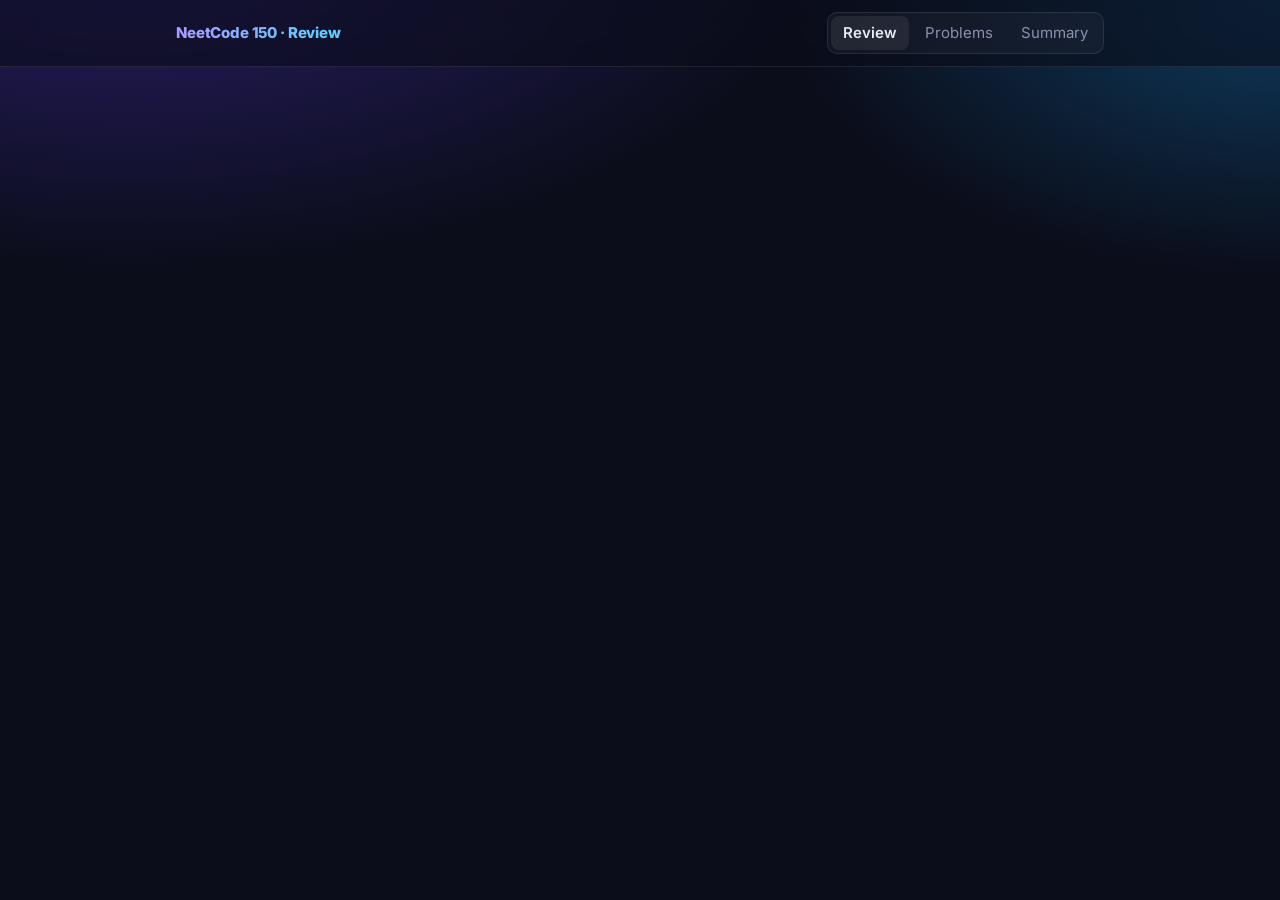
<file: mockups/4-midnight.html>
<!doctype html>
<html lang="en">
<head>
<meta charset="utf-8">
<meta name="viewport" content="width=device-width, initial-scale=1">
<title>NeetCode Review</title>
<style>
  :root {
    --bg: #f7f7f5; --surface: #ffffff; --surface-2: #f0efeb; --border: #e2e0da;
    --text: #1d1d1b; --muted: #6b6a65; --accent: #3b5bdb; --accent-text: #fff;
    --good: #2f9e44; --ok: #e8a317; --bad: #e03131;
    --easy: #2f9e44; --medium: #d9480f; --hard: #c2255c;
  }
  @media (prefers-color-scheme: dark) {
    :root {
      --bg: #151514; --surface: #1f1f1d; --surface-2: #2a2a27; --border: #363632;
      --text: #ecebe6; --muted: #9a9993; --accent: #748ffc; --accent-text: #10122b;
      --good: #51cf66; --ok: #fcc419; --bad: #ff6b6b;
      --easy: #51cf66; --medium: #ff922b; --hard: #f06595;
    }
  }
  * { box-sizing: border-box; }
  body { margin: 0; background: var(--bg); color: var(--text); font: 15px/1.45 system-ui, -apple-system, "Segoe UI", sans-serif; }
  a { color: inherit; }
  header { position: sticky; top: 0; z-index: 5; background: var(--bg); border-bottom: 1px solid var(--border); }
  .bar { max-width: 960px; margin: 0 auto; padding: 12px 16px; display: flex; align-items: center; gap: 16px; flex-wrap: wrap; }
  .brand { font-weight: 700; letter-spacing: -0.01em; }
  nav { display: flex; gap: 4px; margin-left: auto; }
  nav button { background: none; border: 0; padding: 6px 12px; border-radius: 8px; color: var(--muted); font: inherit; cursor: pointer; }
  nav button.active { background: var(--surface-2); color: var(--text); font-weight: 600; }
  main { max-width: 960px; margin: 0 auto; padding: 20px 16px 64px; }
  h2 { font-size: 18px; margin: 28px 0 10px; }
  h2:first-child { margin-top: 0; }
  .muted { color: var(--muted); }
  .small { font-size: 13px; }
  .card { background: var(--surface); border: 1px solid var(--border); border-radius: 12px; padding: 14px 16px; }
  .grid { display: grid; gap: 12px; grid-template-columns: repeat(auto-fill, minmax(260px, 1fr)); }
  .tiles { display: grid; gap: 12px; grid-template-columns: repeat(auto-fit, minmax(150px, 1fr)); }
  .tile .num { font-size: 28px; font-weight: 700; font-variant-numeric: tabular-nums; }
  .tile .lbl { color: var(--muted); font-size: 13px; }
  .btn { border: 1px solid var(--border); background: var(--surface); color: var(--text); padding: 6px 12px; border-radius: 8px; font: inherit; font-size: 14px; cursor: pointer; }
  .btn:hover { background: var(--surface-2); }
  .btn.primary { background: var(--accent); border-color: var(--accent); color: var(--accent-text); font-weight: 600; }
  .btn.danger { color: var(--bad); }
  .btn.sm { padding: 3px 9px; font-size: 13px; }
  .row-actions { display: flex; gap: 6px; flex-wrap: wrap; margin-top: 12px; }
  .chip { display: inline-block; font-size: 12px; padding: 1px 8px; border-radius: 99px; background: var(--surface-2); color: var(--muted); white-space: nowrap; }
  .d-Easy { color: var(--easy); } .d-Medium { color: var(--medium); } .d-Hard { color: var(--hard); }
  .score { font-weight: 700; font-variant-numeric: tabular-nums; }
  .s-good { color: var(--good); } .s-ok { color: var(--ok); } .s-bad { color: var(--bad); }
  .g-clean { color: var(--good); } .g-slow { color: var(--ok); } .g-failed { color: var(--bad); }
  .title { font-weight: 600; text-decoration: none; }
  .title:hover { text-decoration: underline; }
  .meta { display: flex; gap: 8px; flex-wrap: wrap; align-items: center; margin-top: 4px; font-size: 13px; }
  .timer { font-variant-numeric: tabular-nums; font-weight: 700; font-size: 20px; margin-top: 10px; }
  table { width: 100%; border-collapse: collapse; }
  th, td { text-align: left; padding: 7px 8px; border-bottom: 1px solid var(--border); vertical-align: middle; }
  th { font-size: 12px; color: var(--muted); font-weight: 600; text-transform: uppercase; letter-spacing: 0.03em; }
  td.num, th.num { text-align: right; font-variant-numeric: tabular-nums; }
  .table-wrap { overflow-x: auto; }
  .topic { margin-top: 18px; }
  .topic-head { display: flex; justify-content: space-between; align-items: baseline; gap: 8px; padding: 0 2px 6px; }
  .topic-head h3 { margin: 0; font-size: 15px; }
  .prob { display: flex; align-items: center; gap: 10px; padding: 8px 12px; border-top: 1px solid var(--border); flex-wrap: wrap; }
  .prob:first-child { border-top: 0; }
  .prob .name { flex: 1 1 220px; min-width: 0; }
  .prob.todo .title { color: var(--muted); font-weight: 500; }
  .dot { width: 9px; height: 9px; border-radius: 50%; background: var(--border); flex: none; }
  .history { width: 100%; padding: 4px 0 4px 19px; font-size: 13px; }
  .history td { padding: 4px 6px; }
  .barrow { display: grid; grid-template-columns: minmax(110px, 190px) 1fr 52px; gap: 10px; align-items: center; padding: 5px 0; font-size: 14px; }
  .track { height: 10px; background: var(--surface-2); border-radius: 99px; overflow: hidden; position: relative; }
  .fill { height: 100%; border-radius: 99px; }
  .activity { display: flex; align-items: flex-end; gap: 3px; height: 70px; }
  .activity div { flex: 1; background: var(--accent); border-radius: 3px 3px 0 0; min-height: 2px; opacity: 0.85; }
  .activity div.zero { background: var(--surface-2); opacity: 1; }
  .toolbar { display: flex; gap: 8px; flex-wrap: wrap; align-items: center; }
  input[type=search], input[type=number], input[type=text], textarea, select { font: inherit; color: var(--text); background: var(--surface); border: 1px solid var(--border); border-radius: 8px; padding: 6px 10px; }
  input[type=search] { flex: 1 1 200px; }
  .banner { background: var(--surface-2); border-radius: 10px; padding: 10px 14px; margin-bottom: 16px; display: flex; gap: 10px; align-items: center; flex-wrap: wrap; font-size: 14px; }
  .empty { text-align: center; padding: 40px 16px; color: var(--muted); }
  dialog { border: 1px solid var(--border); border-radius: 14px; background: var(--surface); color: var(--text); padding: 20px; width: min(420px, calc(100vw - 32px)); }
  dialog::backdrop { background: rgb(0 0 0 / 0.4); }
  dialog h3 { margin: 0 0 4px; }
  .field { margin-top: 14px; display: grid; gap: 6px; }
  .field label { font-size: 13px; color: var(--muted); font-weight: 600; }
  .seg { display: flex; gap: 6px; }
  .seg button { flex: 1; }
  .seg button.on { background: var(--accent); border-color: var(--accent); color: var(--accent-text); font-weight: 600; }
  .settings { display: flex; gap: 14px; flex-wrap: wrap; align-items: end; }
  .settings label { display: grid; gap: 4px; font-size: 13px; color: var(--muted); }
  .settings input { width: 90px; }
  .toast { position: fixed; bottom: 20px; left: 50%; transform: translateX(-50%); background: var(--text); color: var(--bg); padding: 8px 16px; border-radius: 99px; font-size: 14px; opacity: 0; transition: opacity .2s; pointer-events: none; }
  .toast.show { opacity: 1; }
</style>
<link rel="stylesheet" href="themes/4-midnight.css">
</head>
<body>
<header>
  <div class="bar">
    <span class="brand">NeetCode 150 · Review</span>
    <nav>
      <button data-tab="review" class="active">Review</button>
      <button data-tab="problems">Problems</button>
      <button data-tab="summary">Summary</button>
    </nav>
  </div>
</header>
<main>
  <div id="banner"></div>
  <section id="tab-review"></section>
  <section id="tab-problems" hidden></section>
  <section id="tab-summary" hidden></section>
</main>

<dialog id="log">
  <form method="dialog" id="log-form">
    <h3 id="log-title"></h3>
    <div class="muted small" id="log-sub"></div>
    <div class="field">
      <label>Did you solve it without looking at the solution?</label>
      <div class="seg">
        <button type="button" class="btn" data-solved="1">Yes</button>
        <button type="button" class="btn" data-solved="0">No</button>
      </div>
    </div>
    <div class="field">
      <label for="log-min">Minutes taken</label>
      <input type="number" id="log-min" min="1" max="600" step="1" required>
    </div>
    <div class="field">
      <label for="log-date">When</label>
      <input type="text" id="log-date" placeholder="YYYY-MM-DD HH:MM">
    </div>
    <div class="field">
      <label for="log-note">Note (optional): what tripped you up?</label>
      <textarea id="log-note" rows="2"></textarea>
    </div>
    <p class="small" id="log-grade"></p>
    <div class="row-actions" style="justify-content:flex-end">
      <button type="button" class="btn" id="log-cancel">Cancel</button>
      <button type="submit" class="btn primary">Save</button>
    </div>
  </form>
</dialog>
<input type="file" id="import-file" accept="application/json,.json" hidden>
<div class="toast" id="toast"></div>

<script src="seed.js"></script>
<script src="../problems.js"></script>
<script src="../srs.js"></script>
<script src="../app.js"></script>
</body>
</html>
</file>
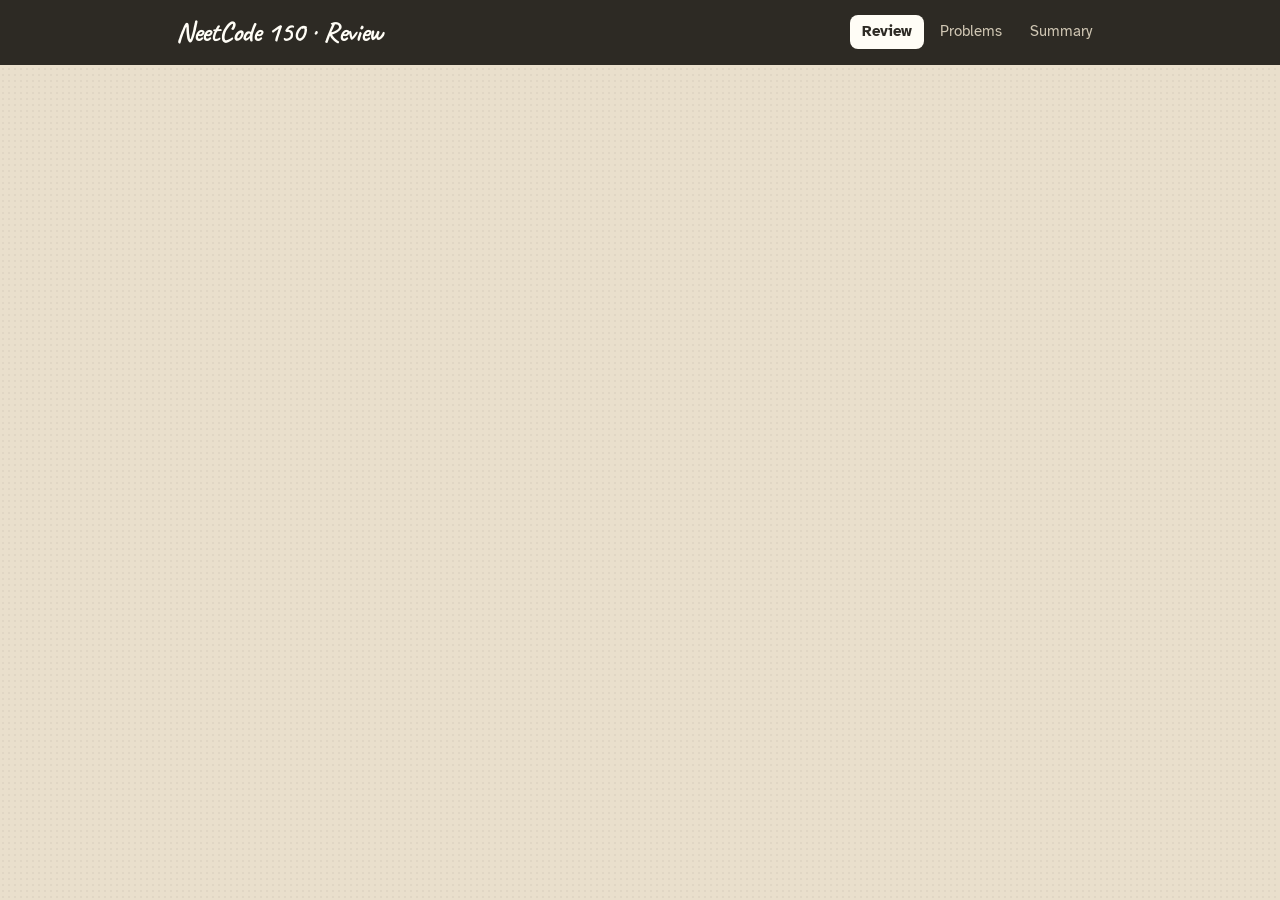
<file: mockups/5-flashcards.html>
<!doctype html>
<html lang="en">
<head>
<meta charset="utf-8">
<meta name="viewport" content="width=device-width, initial-scale=1">
<title>NeetCode Review</title>
<style>
  :root {
    --bg: #f7f7f5; --surface: #ffffff; --surface-2: #f0efeb; --border: #e2e0da;
    --text: #1d1d1b; --muted: #6b6a65; --accent: #3b5bdb; --accent-text: #fff;
    --good: #2f9e44; --ok: #e8a317; --bad: #e03131;
    --easy: #2f9e44; --medium: #d9480f; --hard: #c2255c;
  }
  @media (prefers-color-scheme: dark) {
    :root {
      --bg: #151514; --surface: #1f1f1d; --surface-2: #2a2a27; --border: #363632;
      --text: #ecebe6; --muted: #9a9993; --accent: #748ffc; --accent-text: #10122b;
      --good: #51cf66; --ok: #fcc419; --bad: #ff6b6b;
      --easy: #51cf66; --medium: #ff922b; --hard: #f06595;
    }
  }
  * { box-sizing: border-box; }
  body { margin: 0; background: var(--bg); color: var(--text); font: 15px/1.45 system-ui, -apple-system, "Segoe UI", sans-serif; }
  a { color: inherit; }
  header { position: sticky; top: 0; z-index: 5; background: var(--bg); border-bottom: 1px solid var(--border); }
  .bar { max-width: 960px; margin: 0 auto; padding: 12px 16px; display: flex; align-items: center; gap: 16px; flex-wrap: wrap; }
  .brand { font-weight: 700; letter-spacing: -0.01em; }
  nav { display: flex; gap: 4px; margin-left: auto; }
  nav button { background: none; border: 0; padding: 6px 12px; border-radius: 8px; color: var(--muted); font: inherit; cursor: pointer; }
  nav button.active { background: var(--surface-2); color: var(--text); font-weight: 600; }
  main { max-width: 960px; margin: 0 auto; padding: 20px 16px 64px; }
  h2 { font-size: 18px; margin: 28px 0 10px; }
  h2:first-child { margin-top: 0; }
  .muted { color: var(--muted); }
  .small { font-size: 13px; }
  .card { background: var(--surface); border: 1px solid var(--border); border-radius: 12px; padding: 14px 16px; }
  .grid { display: grid; gap: 12px; grid-template-columns: repeat(auto-fill, minmax(260px, 1fr)); }
  .tiles { display: grid; gap: 12px; grid-template-columns: repeat(auto-fit, minmax(150px, 1fr)); }
  .tile .num { font-size: 28px; font-weight: 700; font-variant-numeric: tabular-nums; }
  .tile .lbl { color: var(--muted); font-size: 13px; }
  .btn { border: 1px solid var(--border); background: var(--surface); color: var(--text); padding: 6px 12px; border-radius: 8px; font: inherit; font-size: 14px; cursor: pointer; }
  .btn:hover { background: var(--surface-2); }
  .btn.primary { background: var(--accent); border-color: var(--accent); color: var(--accent-text); font-weight: 600; }
  .btn.danger { color: var(--bad); }
  .btn.sm { padding: 3px 9px; font-size: 13px; }
  .row-actions { display: flex; gap: 6px; flex-wrap: wrap; margin-top: 12px; }
  .chip { display: inline-block; font-size: 12px; padding: 1px 8px; border-radius: 99px; background: var(--surface-2); color: var(--muted); white-space: nowrap; }
  .d-Easy { color: var(--easy); } .d-Medium { color: var(--medium); } .d-Hard { color: var(--hard); }
  .score { font-weight: 700; font-variant-numeric: tabular-nums; }
  .s-good { color: var(--good); } .s-ok { color: var(--ok); } .s-bad { color: var(--bad); }
  .g-clean { color: var(--good); } .g-slow { color: var(--ok); } .g-failed { color: var(--bad); }
  .title { font-weight: 600; text-decoration: none; }
  .title:hover { text-decoration: underline; }
  .meta { display: flex; gap: 8px; flex-wrap: wrap; align-items: center; margin-top: 4px; font-size: 13px; }
  .timer { font-variant-numeric: tabular-nums; font-weight: 700; font-size: 20px; margin-top: 10px; }
  table { width: 100%; border-collapse: collapse; }
  th, td { text-align: left; padding: 7px 8px; border-bottom: 1px solid var(--border); vertical-align: middle; }
  th { font-size: 12px; color: var(--muted); font-weight: 600; text-transform: uppercase; letter-spacing: 0.03em; }
  td.num, th.num { text-align: right; font-variant-numeric: tabular-nums; }
  .table-wrap { overflow-x: auto; }
  .topic { margin-top: 18px; }
  .topic-head { display: flex; justify-content: space-between; align-items: baseline; gap: 8px; padding: 0 2px 6px; }
  .topic-head h3 { margin: 0; font-size: 15px; }
  .prob { display: flex; align-items: center; gap: 10px; padding: 8px 12px; border-top: 1px solid var(--border); flex-wrap: wrap; }
  .prob:first-child { border-top: 0; }
  .prob .name { flex: 1 1 220px; min-width: 0; }
  .prob.todo .title { color: var(--muted); font-weight: 500; }
  .dot { width: 9px; height: 9px; border-radius: 50%; background: var(--border); flex: none; }
  .history { width: 100%; padding: 4px 0 4px 19px; font-size: 13px; }
  .history td { padding: 4px 6px; }
  .barrow { display: grid; grid-template-columns: minmax(110px, 190px) 1fr 52px; gap: 10px; align-items: center; padding: 5px 0; font-size: 14px; }
  .track { height: 10px; background: var(--surface-2); border-radius: 99px; overflow: hidden; position: relative; }
  .fill { height: 100%; border-radius: 99px; }
  .activity { display: flex; align-items: flex-end; gap: 3px; height: 70px; }
  .activity div { flex: 1; background: var(--accent); border-radius: 3px 3px 0 0; min-height: 2px; opacity: 0.85; }
  .activity div.zero { background: var(--surface-2); opacity: 1; }
  .toolbar { display: flex; gap: 8px; flex-wrap: wrap; align-items: center; }
  input[type=search], input[type=number], input[type=text], textarea, select { font: inherit; color: var(--text); background: var(--surface); border: 1px solid var(--border); border-radius: 8px; padding: 6px 10px; }
  input[type=search] { flex: 1 1 200px; }
  .banner { background: var(--surface-2); border-radius: 10px; padding: 10px 14px; margin-bottom: 16px; display: flex; gap: 10px; align-items: center; flex-wrap: wrap; font-size: 14px; }
  .empty { text-align: center; padding: 40px 16px; color: var(--muted); }
  dialog { border: 1px solid var(--border); border-radius: 14px; background: var(--surface); color: var(--text); padding: 20px; width: min(420px, calc(100vw - 32px)); }
  dialog::backdrop { background: rgb(0 0 0 / 0.4); }
  dialog h3 { margin: 0 0 4px; }
  .field { margin-top: 14px; display: grid; gap: 6px; }
  .field label { font-size: 13px; color: var(--muted); font-weight: 600; }
  .seg { display: flex; gap: 6px; }
  .seg button { flex: 1; }
  .seg button.on { background: var(--accent); border-color: var(--accent); color: var(--accent-text); font-weight: 600; }
  .settings { display: flex; gap: 14px; flex-wrap: wrap; align-items: end; }
  .settings label { display: grid; gap: 4px; font-size: 13px; color: var(--muted); }
  .settings input { width: 90px; }
  .toast { position: fixed; bottom: 20px; left: 50%; transform: translateX(-50%); background: var(--text); color: var(--bg); padding: 8px 16px; border-radius: 99px; font-size: 14px; opacity: 0; transition: opacity .2s; pointer-events: none; }
  .toast.show { opacity: 1; }
</style>
<link rel="stylesheet" href="themes/5-flashcards.css">
</head>
<body>
<header>
  <div class="bar">
    <span class="brand">NeetCode 150 · Review</span>
    <nav>
      <button data-tab="review" class="active">Review</button>
      <button data-tab="problems">Problems</button>
      <button data-tab="summary">Summary</button>
    </nav>
  </div>
</header>
<main>
  <div id="banner"></div>
  <section id="tab-review"></section>
  <section id="tab-problems" hidden></section>
  <section id="tab-summary" hidden></section>
</main>

<dialog id="log">
  <form method="dialog" id="log-form">
    <h3 id="log-title"></h3>
    <div class="muted small" id="log-sub"></div>
    <div class="field">
      <label>Did you solve it without looking at the solution?</label>
      <div class="seg">
        <button type="button" class="btn" data-solved="1">Yes</button>
        <button type="button" class="btn" data-solved="0">No</button>
      </div>
    </div>
    <div class="field">
      <label for="log-min">Minutes taken</label>
      <input type="number" id="log-min" min="1" max="600" step="1" required>
    </div>
    <div class="field">
      <label for="log-date">When</label>
      <input type="text" id="log-date" placeholder="YYYY-MM-DD HH:MM">
    </div>
    <div class="field">
      <label for="log-note">Note (optional): what tripped you up?</label>
      <textarea id="log-note" rows="2"></textarea>
    </div>
    <p class="small" id="log-grade"></p>
    <div class="row-actions" style="justify-content:flex-end">
      <button type="button" class="btn" id="log-cancel">Cancel</button>
      <button type="submit" class="btn primary">Save</button>
    </div>
  </form>
</dialog>
<input type="file" id="import-file" accept="application/json,.json" hidden>
<div class="toast" id="toast"></div>

<script src="seed.js"></script>
<script src="../problems.js"></script>
<script src="../srs.js"></script>
<script src="../app.js"></script>
</body>
</html>
</file>
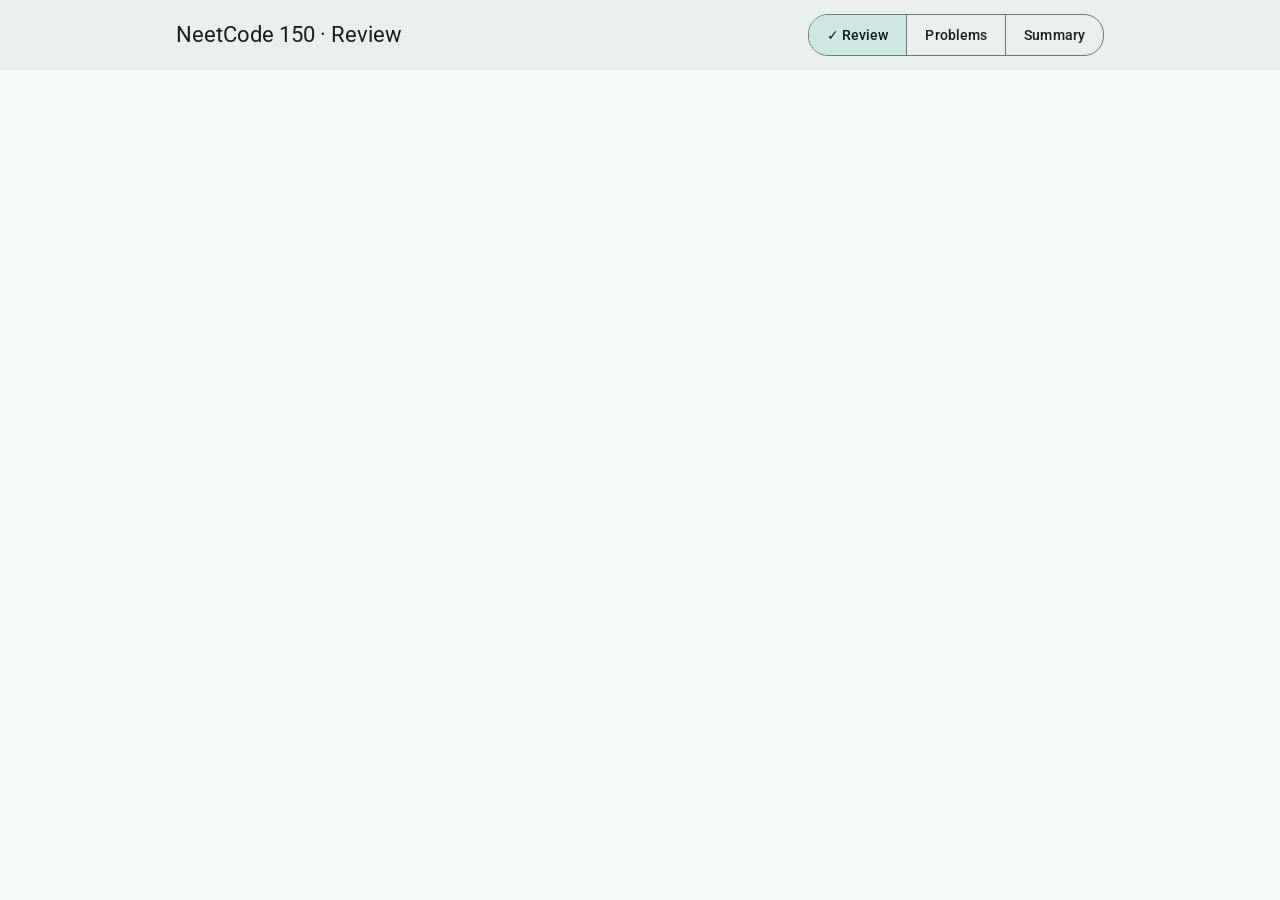
<file: mockups/6-material3.html>
<!doctype html>
<html lang="en">
<head>
<meta charset="utf-8">
<meta name="viewport" content="width=device-width, initial-scale=1">
<title>NeetCode Review</title>
<style>
  :root {
    --bg: #f7f7f5; --surface: #ffffff; --surface-2: #f0efeb; --border: #e2e0da;
    --text: #1d1d1b; --muted: #6b6a65; --accent: #3b5bdb; --accent-text: #fff;
    --good: #2f9e44; --ok: #e8a317; --bad: #e03131;
    --easy: #2f9e44; --medium: #d9480f; --hard: #c2255c;
  }
  @media (prefers-color-scheme: dark) {
    :root {
      --bg: #151514; --surface: #1f1f1d; --surface-2: #2a2a27; --border: #363632;
      --text: #ecebe6; --muted: #9a9993; --accent: #748ffc; --accent-text: #10122b;
      --good: #51cf66; --ok: #fcc419; --bad: #ff6b6b;
      --easy: #51cf66; --medium: #ff922b; --hard: #f06595;
    }
  }
  * { box-sizing: border-box; }
  body { margin: 0; background: var(--bg); color: var(--text); font: 15px/1.45 system-ui, -apple-system, "Segoe UI", sans-serif; }
  a { color: inherit; }
  header { position: sticky; top: 0; z-index: 5; background: var(--bg); border-bottom: 1px solid var(--border); }
  .bar { max-width: 960px; margin: 0 auto; padding: 12px 16px; display: flex; align-items: center; gap: 16px; flex-wrap: wrap; }
  .brand { font-weight: 700; letter-spacing: -0.01em; }
  nav { display: flex; gap: 4px; margin-left: auto; }
  nav button { background: none; border: 0; padding: 6px 12px; border-radius: 8px; color: var(--muted); font: inherit; cursor: pointer; }
  nav button.active { background: var(--surface-2); color: var(--text); font-weight: 600; }
  main { max-width: 960px; margin: 0 auto; padding: 20px 16px 64px; }
  h2 { font-size: 18px; margin: 28px 0 10px; }
  h2:first-child { margin-top: 0; }
  .muted { color: var(--muted); }
  .small { font-size: 13px; }
  .card { background: var(--surface); border: 1px solid var(--border); border-radius: 12px; padding: 14px 16px; }
  .grid { display: grid; gap: 12px; grid-template-columns: repeat(auto-fill, minmax(260px, 1fr)); }
  .tiles { display: grid; gap: 12px; grid-template-columns: repeat(auto-fit, minmax(150px, 1fr)); }
  .tile .num { font-size: 28px; font-weight: 700; font-variant-numeric: tabular-nums; }
  .tile .lbl { color: var(--muted); font-size: 13px; }
  .btn { border: 1px solid var(--border); background: var(--surface); color: var(--text); padding: 6px 12px; border-radius: 8px; font: inherit; font-size: 14px; cursor: pointer; }
  .btn:hover { background: var(--surface-2); }
  .btn.primary { background: var(--accent); border-color: var(--accent); color: var(--accent-text); font-weight: 600; }
  .btn.danger { color: var(--bad); }
  .btn.sm { padding: 3px 9px; font-size: 13px; }
  .row-actions { display: flex; gap: 6px; flex-wrap: wrap; margin-top: 12px; }
  .chip { display: inline-block; font-size: 12px; padding: 1px 8px; border-radius: 99px; background: var(--surface-2); color: var(--muted); white-space: nowrap; }
  .d-Easy { color: var(--easy); } .d-Medium { color: var(--medium); } .d-Hard { color: var(--hard); }
  .score { font-weight: 700; font-variant-numeric: tabular-nums; }
  .s-good { color: var(--good); } .s-ok { color: var(--ok); } .s-bad { color: var(--bad); }
  .g-clean { color: var(--good); } .g-slow { color: var(--ok); } .g-failed { color: var(--bad); }
  .title { font-weight: 600; text-decoration: none; }
  .title:hover { text-decoration: underline; }
  .meta { display: flex; gap: 8px; flex-wrap: wrap; align-items: center; margin-top: 4px; font-size: 13px; }
  .timer { font-variant-numeric: tabular-nums; font-weight: 700; font-size: 20px; margin-top: 10px; }
  table { width: 100%; border-collapse: collapse; }
  th, td { text-align: left; padding: 7px 8px; border-bottom: 1px solid var(--border); vertical-align: middle; }
  th { font-size: 12px; color: var(--muted); font-weight: 600; text-transform: uppercase; letter-spacing: 0.03em; }
  td.num, th.num { text-align: right; font-variant-numeric: tabular-nums; }
  .table-wrap { overflow-x: auto; }
  .topic { margin-top: 18px; }
  .topic-head { display: flex; justify-content: space-between; align-items: baseline; gap: 8px; padding: 0 2px 6px; }
  .topic-head h3 { margin: 0; font-size: 15px; }
  .prob { display: flex; align-items: center; gap: 10px; padding: 8px 12px; border-top: 1px solid var(--border); flex-wrap: wrap; }
  .prob:first-child { border-top: 0; }
  .prob .name { flex: 1 1 220px; min-width: 0; }
  .prob.todo .title { color: var(--muted); font-weight: 500; }
  .dot { width: 9px; height: 9px; border-radius: 50%; background: var(--border); flex: none; }
  .history { width: 100%; padding: 4px 0 4px 19px; font-size: 13px; }
  .history td { padding: 4px 6px; }
  .barrow { display: grid; grid-template-columns: minmax(110px, 190px) 1fr 52px; gap: 10px; align-items: center; padding: 5px 0; font-size: 14px; }
  .track { height: 10px; background: var(--surface-2); border-radius: 99px; overflow: hidden; position: relative; }
  .fill { height: 100%; border-radius: 99px; }
  .activity { display: flex; align-items: flex-end; gap: 3px; height: 70px; }
  .activity div { flex: 1; background: var(--accent); border-radius: 3px 3px 0 0; min-height: 2px; opacity: 0.85; }
  .activity div.zero { background: var(--surface-2); opacity: 1; }
  .toolbar { display: flex; gap: 8px; flex-wrap: wrap; align-items: center; }
  input[type=search], input[type=number], input[type=text], textarea, select { font: inherit; color: var(--text); background: var(--surface); border: 1px solid var(--border); border-radius: 8px; padding: 6px 10px; }
  input[type=search] { flex: 1 1 200px; }
  .banner { background: var(--surface-2); border-radius: 10px; padding: 10px 14px; margin-bottom: 16px; display: flex; gap: 10px; align-items: center; flex-wrap: wrap; font-size: 14px; }
  .empty { text-align: center; padding: 40px 16px; color: var(--muted); }
  dialog { border: 1px solid var(--border); border-radius: 14px; background: var(--surface); color: var(--text); padding: 20px; width: min(420px, calc(100vw - 32px)); }
  dialog::backdrop { background: rgb(0 0 0 / 0.4); }
  dialog h3 { margin: 0 0 4px; }
  .field { margin-top: 14px; display: grid; gap: 6px; }
  .field label { font-size: 13px; color: var(--muted); font-weight: 600; }
  .seg { display: flex; gap: 6px; }
  .seg button { flex: 1; }
  .seg button.on { background: var(--accent); border-color: var(--accent); color: var(--accent-text); font-weight: 600; }
  .settings { display: flex; gap: 14px; flex-wrap: wrap; align-items: end; }
  .settings label { display: grid; gap: 4px; font-size: 13px; color: var(--muted); }
  .settings input { width: 90px; }
  .toast { position: fixed; bottom: 20px; left: 50%; transform: translateX(-50%); background: var(--text); color: var(--bg); padding: 8px 16px; border-radius: 99px; font-size: 14px; opacity: 0; transition: opacity .2s; pointer-events: none; }
  .toast.show { opacity: 1; }
</style>
<link rel="stylesheet" href="themes/6-material3.css">
</head>
<body>
<header>
  <div class="bar">
    <span class="brand">NeetCode 150 · Review</span>
    <nav>
      <button data-tab="review" class="active">Review</button>
      <button data-tab="problems">Problems</button>
      <button data-tab="summary">Summary</button>
    </nav>
  </div>
</header>
<main>
  <div id="banner"></div>
  <section id="tab-review"></section>
  <section id="tab-problems" hidden></section>
  <section id="tab-summary" hidden></section>
</main>

<dialog id="log">
  <form method="dialog" id="log-form">
    <h3 id="log-title"></h3>
    <div class="muted small" id="log-sub"></div>
    <div class="field">
      <label>Did you solve it without looking at the solution?</label>
      <div class="seg">
        <button type="button" class="btn" data-solved="1">Yes</button>
        <button type="button" class="btn" data-solved="0">No</button>
      </div>
    </div>
    <div class="field">
      <label for="log-min">Minutes taken</label>
      <input type="number" id="log-min" min="1" max="600" step="1" required>
    </div>
    <div class="field">
      <label for="log-date">When</label>
      <input type="text" id="log-date" placeholder="YYYY-MM-DD HH:MM">
    </div>
    <div class="field">
      <label for="log-note">Note (optional): what tripped you up?</label>
      <textarea id="log-note" rows="2"></textarea>
    </div>
    <p class="small" id="log-grade"></p>
    <div class="row-actions" style="justify-content:flex-end">
      <button type="button" class="btn" id="log-cancel">Cancel</button>
      <button type="submit" class="btn primary">Save</button>
    </div>
  </form>
</dialog>
<input type="file" id="import-file" accept="application/json,.json" hidden>
<div class="toast" id="toast"></div>

<script src="seed.js"></script>
<script src="../problems.js"></script>
<script src="../srs.js"></script>
<script src="../app.js"></script>
</body>
</html>
</file>
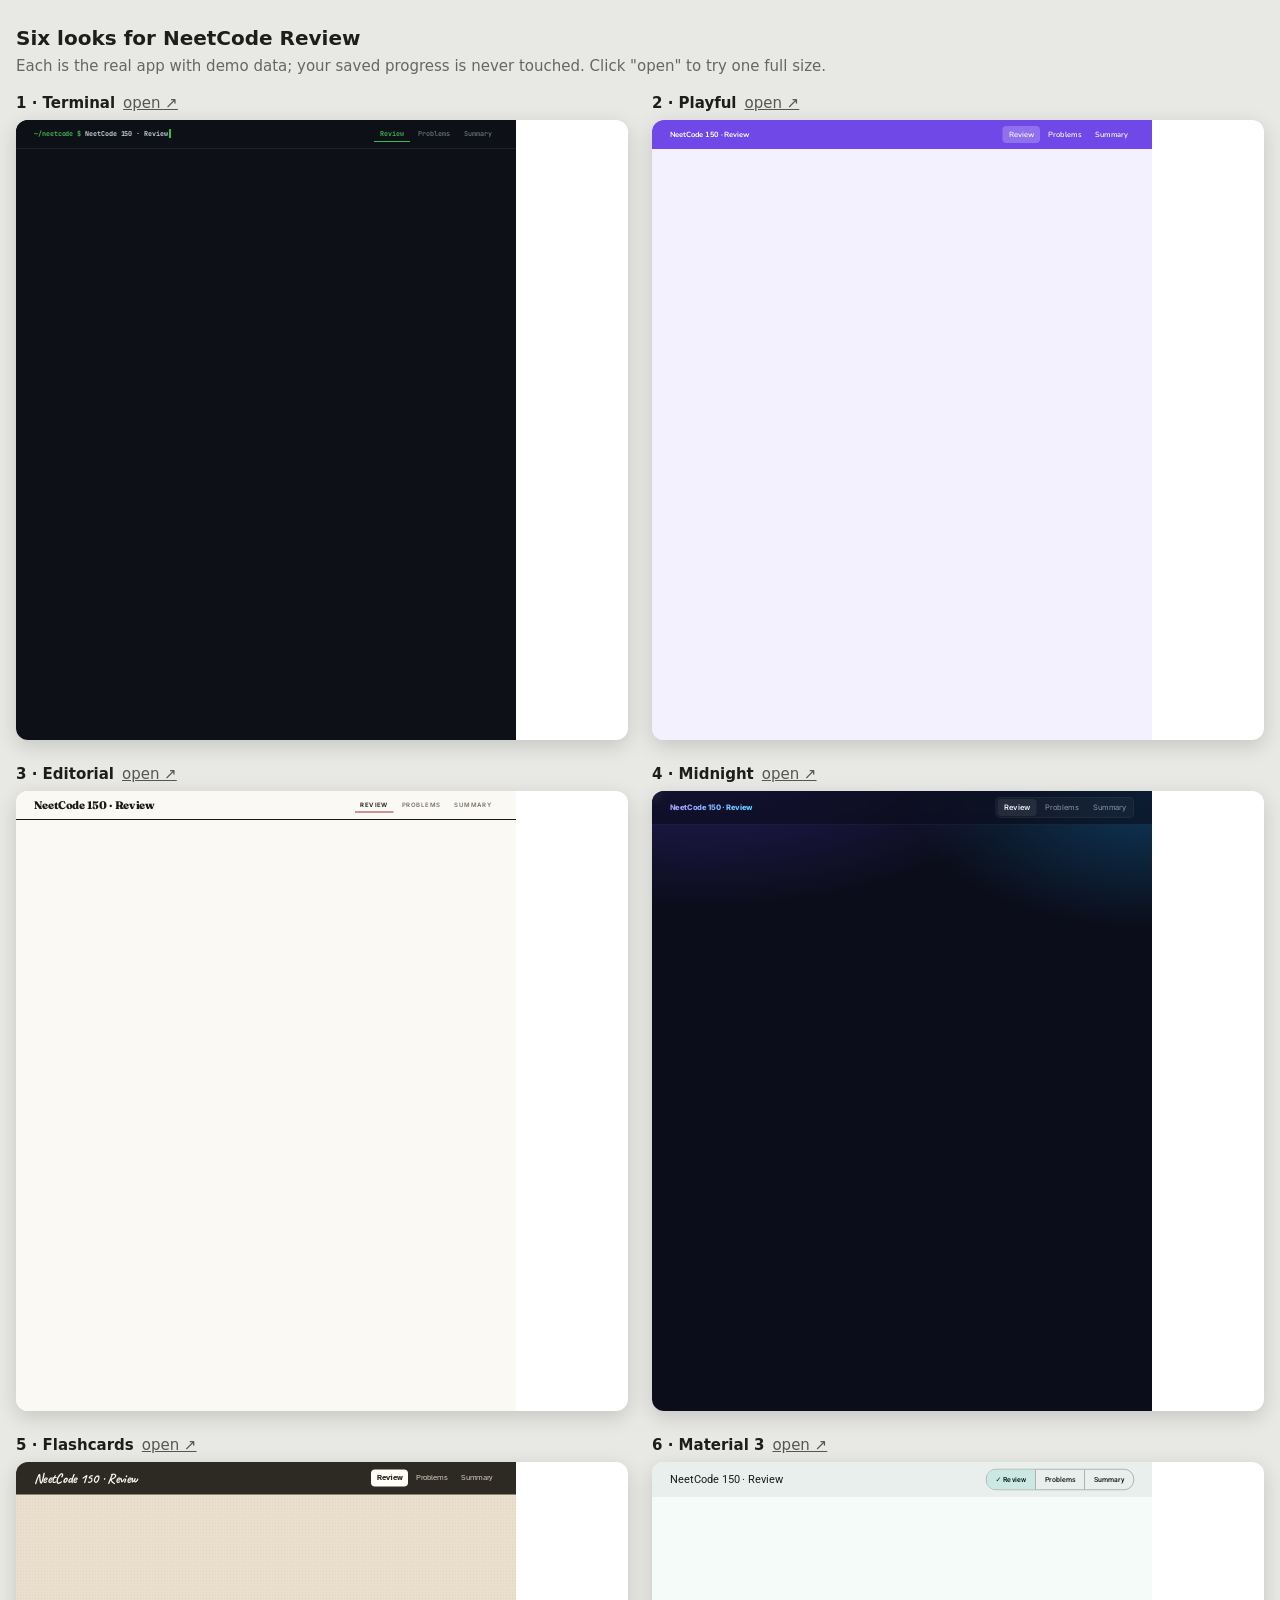
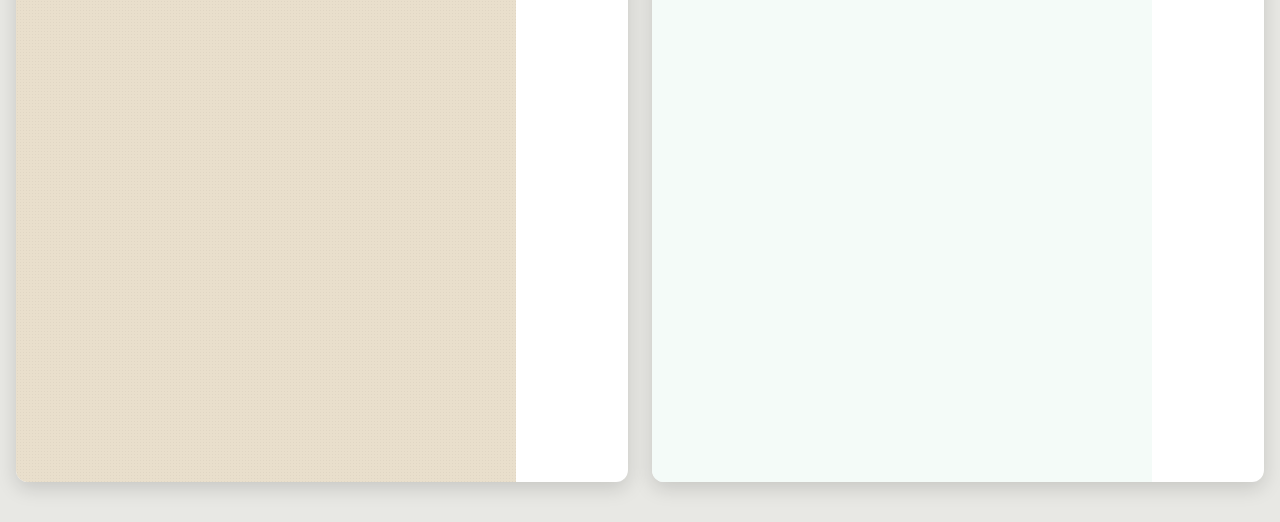
<file: mockups/gallery.html>
<!doctype html>
<html lang="en"><head><meta charset="utf-8"><meta name="viewport" content="width=device-width, initial-scale=1">
<title>Theme Mockups</title>
<style>
  body { margin: 0; background: #e8e8e4; font: 15px/1.4 system-ui, sans-serif; color: #1d1d1b; }
  h1 { font-size: 20px; margin: 24px 16px 4px; } p { margin: 0 16px 16px; color: #666; }
  .wrap { display: grid; gap: 24px; padding: 0 16px 40px; grid-template-columns: repeat(auto-fill, minmax(460px, 1fr)); }
  figure { margin: 0; } figcaption { font-weight: 600; margin-bottom: 6px; } figcaption a { font-weight: 400; color: #555; margin-left: 8px; }
  .frame { height: 620px; overflow: hidden; border-radius: 12px; box-shadow: 0 6px 20px rgb(0 0 0 / .15); background: #fff; }
  iframe { width: 1000px; height: 1240px; border: 0; transform: scale(.5); transform-origin: 0 0; }
</style></head><body>
<h1>Six looks for NeetCode Review</h1>
<p>Each is the real app with demo data; your saved progress is never touched. Click "open" to try one full size.</p>
<div class="wrap">
<figure><figcaption>1 · Terminal<a href="1-terminal.html" target="_blank">open ↗</a></figcaption><div class="frame"><iframe src="1-terminal.html" loading="lazy"></iframe></div></figure>
<figure><figcaption>2 · Playful<a href="2-playful.html" target="_blank">open ↗</a></figcaption><div class="frame"><iframe src="2-playful.html" loading="lazy"></iframe></div></figure>
<figure><figcaption>3 · Editorial<a href="3-editorial.html" target="_blank">open ↗</a></figcaption><div class="frame"><iframe src="3-editorial.html" loading="lazy"></iframe></div></figure>
<figure><figcaption>4 · Midnight<a href="4-midnight.html" target="_blank">open ↗</a></figcaption><div class="frame"><iframe src="4-midnight.html" loading="lazy"></iframe></div></figure>
<figure><figcaption>5 · Flashcards<a href="5-flashcards.html" target="_blank">open ↗</a></figcaption><div class="frame"><iframe src="5-flashcards.html" loading="lazy"></iframe></div></figure>
<figure><figcaption>6 · Material 3<a href="6-material3.html" target="_blank">open ↗</a></figcaption><div class="frame"><iframe src="6-material3.html" loading="lazy"></iframe></div></figure>
</div></body></html>
</file>
<file: mockups/themes/1-terminal.css>
/* 1 · Terminal: editor-dark, monospace, block-character progress bars. */
@import url("https://fonts.googleapis.com/css2?family=JetBrains+Mono:wght@400;600;800&display=swap");
:root:root {
  --bg: #0d1117; --surface: #161b22; --surface-2: #21262d; --border: #30363d;
  --text: #c9d1d9; --muted: #7d8590; --accent: #3fb950; --accent-text: #0d1117;
  --good: #3fb950; --ok: #d29922; --bad: #f85149;
  --easy: #3fb950; --medium: #d29922; --hard: #f85149;
}
body { font-family: "JetBrains Mono", ui-monospace, monospace; font-size: 13.5px; }
.brand::before { content: "~/neetcode $ "; color: var(--accent); }
.brand::after { content: "▌"; color: var(--accent); animation: blink 1s steps(1) infinite; margin-left: 2px; }
@keyframes blink { 50% { opacity: 0; } }
h2::before { content: "## "; color: var(--muted); }
nav button.active { background: none; color: var(--accent); box-shadow: inset 0 -2px var(--accent); border-radius: 0; }
.card { border-radius: 6px; }
.grid .card { border-left: 3px solid var(--border); }
.grid .card:has(.s-bad) { border-left-color: var(--bad); }
.grid .card:has(.s-ok) { border-left-color: var(--ok); }
.btn { border-radius: 4px; font-family: inherit; }
.btn.primary::before { content: "▶ "; }
.chip { border-radius: 4px; background: transparent; border: 1px solid var(--border); }
.track { border-radius: 0; height: 12px; background: repeating-linear-gradient(90deg, var(--surface-2) 0 8px, transparent 8px 10px); }
.fill { border-radius: 0; -webkit-mask: repeating-linear-gradient(90deg, #000 0 8px, transparent 8px 10px); mask: repeating-linear-gradient(90deg, #000 0 8px, transparent 8px 10px); }
.tile .num { font-weight: 800; }
th { text-transform: none; letter-spacing: 0; }
th::before { content: "// "; }
tbody tr:hover { background: var(--surface-2); }
.activity div { border-radius: 0; }
</file>
<file: mockups/themes/2-playful.css>
/* 2 · Playful: chunky pressable buttons, big rounded cards, colour-coded by difficulty. */
@import url("https://fonts.googleapis.com/css2?family=Nunito:wght@500;700;800;900&display=swap");
:root:root {
  --bg: #f4f1ff; --surface: #ffffff; --surface-2: #ece8fb; --border: #e0daf5;
  --text: #2b2350; --muted: #7b72a3; --accent: #7048e8; --accent-text: #fff;
  --good: #20c997; --ok: #fab005; --bad: #ff6b6b;
  --easy: #12b886; --medium: #f76707; --hard: #e64980;
}
body { font-family: "Nunito", system-ui, sans-serif; font-weight: 600; }
header { background: var(--accent); border: 0; }
.brand, nav button { color: #fff !important; }
nav button.active { background: rgb(255 255 255 / 0.22); }
h2 { font-size: 22px; font-weight: 900; }
.card { border-radius: 20px; border: 2px solid var(--border); box-shadow: 0 4px 0 var(--border); }
.grid .card { border-top: 8px solid var(--easy); padding: 18px 20px; }
.grid .card:has(.d-Medium) { border-top-color: var(--medium); }
.grid .card:has(.d-Hard) { border-top-color: var(--hard); }
.grid .card .title { font-size: 18px; font-weight: 900; }
.grid .card .big-score { font-size: 26px; display: block; width: 100%; }
.btn { border-radius: 14px; border-width: 2px; font-weight: 800; box-shadow: 0 3px 0 var(--border); transition: transform .05s, box-shadow .05s; }
.btn:active { transform: translateY(3px); box-shadow: none; }
.btn.primary { box-shadow: 0 4px 0 #5034b8; }
.chip { font-weight: 800; border-radius: 10px; padding: 2px 10px; }
.tile { text-align: center; }
.tile .num { font-size: 34px; font-weight: 900; }
.track { height: 16px; border-radius: 99px; }
.fill { border-radius: 99px; box-shadow: inset 0 -4px rgb(0 0 0 / 0.12); }
.activity div { border-radius: 6px; background: var(--accent); }
.dot { width: 12px; height: 12px; }
.prob { padding: 10px 16px; }
</file>
<file: mockups/themes/3-editorial.css>
/* 3 · Editorial: serif headlines, hairline rules, lots of whitespace — reads like a printed report. */
@import url("https://fonts.googleapis.com/css2?family=Fraunces:opsz,wght@9..144,400;9..144,600;9..144,800&family=Inter:wght@400;500;600&display=swap");
:root:root {
  --bg: #fbf9f4; --surface: #fbf9f4; --surface-2: #efebe2; --border: #d9d3c5;
  --text: #1a1814; --muted: #7a7466; --accent: #9b2c2c; --accent-text: #fff;
  --good: #2b6b3f; --ok: #a06a00; --bad: #9b2c2c;
  --easy: #2b6b3f; --medium: #a06a00; --hard: #9b2c2c;
}
body { font-family: "Inter", system-ui, sans-serif; }
header { border-bottom: 2px solid var(--text); }
.brand { font-family: "Fraunces", serif; font-size: 22px; font-weight: 800; letter-spacing: -0.02em; }
nav button { text-transform: uppercase; font-size: 12px; letter-spacing: 0.12em; font-weight: 600; }
nav button.active { background: none; box-shadow: inset 0 -2px var(--accent); border-radius: 0; }
main { max-width: 880px; }
h2 { font-family: "Fraunces", serif; font-size: 30px; font-weight: 600; letter-spacing: -0.02em; margin-top: 44px; padding-bottom: 8px; border-bottom: 1px solid var(--border); }
.card { border: 0; border-radius: 0; padding: 14px 0; background: transparent; }
.grid { gap: 32px; }
.grid .card { border-top: 1px solid var(--text); padding-top: 16px; }
.grid .card .title { font-family: "Fraunces", serif; font-size: 22px; font-weight: 600; }
.grid .card .big-score { font-family: "Fraunces", serif; font-size: 40px; font-weight: 400; width: 100%; line-height: 1.1; }
.tiles { gap: 0; border-top: 1px solid var(--text); border-bottom: 1px solid var(--border); }
.tile { border-right: 1px solid var(--border) !important; padding: 18px 16px !important; }
.tile .num { font-family: "Fraunces", serif; font-size: 44px; font-weight: 400; }
.btn { border-radius: 0; border-color: var(--text); background: transparent; font-size: 13px; }
.btn.primary { background: var(--text); border-color: var(--text); color: var(--bg); }
.chip { background: none; border-radius: 0; padding: 0; text-transform: uppercase; letter-spacing: 0.08em; font-size: 11px; }
.chip + .chip::before { content: "· "; }
.track { height: 4px; border-radius: 0; }
.fill { border-radius: 0; }
th { font-family: "Inter"; letter-spacing: 0.1em; }
.activity div { border-radius: 0; background: var(--text); }
.prob { padding: 10px 0; }
</file>
<file: mockups/themes/4-midnight.css>
/* 4 · Midnight: dark product-dashboard look — glass cards, gradient accents, glowing scores. */
@import url("https://fonts.googleapis.com/css2?family=Inter:wght@400;500;600;700&display=swap");
:root:root {
  --bg: #0b0d1a; --surface: rgb(255 255 255 / 0.04); --surface-2: rgb(255 255 255 / 0.07); --border: rgb(255 255 255 / 0.09);
  --text: #e7e9f5; --muted: #8b90ad; --accent: #8b7bff; --accent-text: #fff;
  --good: #4ade80; --ok: #facc15; --bad: #fb7185;
  --easy: #4ade80; --medium: #fbbf24; --hard: #fb7185;
}
body {
  font-family: "Inter", system-ui, sans-serif;
  background: radial-gradient(1200px 600px at 10% -10%, #2a1f6b 0%, transparent 60%),
              radial-gradient(900px 500px at 100% 0%, #0e3a5c 0%, transparent 55%), var(--bg);
  background-attachment: fixed; min-height: 100vh;
}
header { background: rgb(11 13 26 / 0.6); backdrop-filter: blur(12px); }
.brand { background: linear-gradient(90deg, #a79bff, #5ad1ff); -webkit-background-clip: text; background-clip: text; color: transparent; font-weight: 800; }
nav { background: var(--surface); border: 1px solid var(--border); padding: 3px; border-radius: 10px; }
nav button.active { background: var(--surface-2); }
.card { backdrop-filter: blur(10px); border-radius: 16px; box-shadow: 0 1px 0 rgb(255 255 255 / 0.05) inset, 0 10px 30px rgb(0 0 0 / 0.25); }
.grid .card { position: relative; overflow: hidden; }
.grid .card::after { content: ""; position: absolute; inset: 0 0 auto; height: 2px; background: linear-gradient(90deg, #8b7bff, #5ad1ff); opacity: .7; }
.grid .card .big-score { font-size: 30px; width: 100%; }
.score.s-good { text-shadow: 0 0 18px rgb(74 222 128 / 0.45); }
.score.s-ok { text-shadow: 0 0 18px rgb(250 204 21 / 0.4); }
.score.s-bad { text-shadow: 0 0 18px rgb(251 113 133 / 0.5); }
.btn { border-radius: 10px; background: var(--surface); }
.btn.primary { background: linear-gradient(135deg, #8b7bff, #5a8bff); border: 0; box-shadow: 0 6px 20px rgb(139 123 255 / 0.35); }
.chip { background: var(--surface-2); border: 1px solid var(--border); }
.tile .num { font-size: 32px; letter-spacing: -0.02em; }
.track { background: rgb(255 255 255 / 0.06); height: 8px; }
.fill { background: linear-gradient(90deg, #8b7bff, #5ad1ff) !important; box-shadow: 0 0 12px rgb(139 123 255 / 0.5); }
.activity div { background: linear-gradient(180deg, #5ad1ff, #8b7bff); }
tbody tr:hover { background: var(--surface-2); }
input, select, textarea { background: var(--surface) !important; }
dialog { background: #151830; }
</file>
<file: mockups/themes/5-flashcards.css>
/* 5 · Flashcards: session problems as taped-down index cards on a desk — leans into the "review" idea. */
@import url("https://fonts.googleapis.com/css2?family=Caveat:wght@600;700&family=Atkinson+Hyperlegible:wght@400;700&display=swap");
:root:root {
  --bg: #e9dfcc; --surface: #fffdf6; --surface-2: #f3ecdc; --border: #d8ccb2;
  --text: #2d2a24; --muted: #7d735f; --accent: #2f5d8a; --accent-text: #fff;
  --good: #3a7d44; --ok: #c27c0e; --bad: #c0392b;
  --easy: #3a7d44; --medium: #c27c0e; --hard: #c0392b;
}
body { font-family: "Atkinson Hyperlegible", system-ui, sans-serif; background-image: radial-gradient(rgb(0 0 0 / 0.04) 1px, transparent 1px); background-size: 6px 6px; }
header { background: #2d2a24; border: 0; }
.brand { color: #fffdf6; font-family: "Caveat", cursive; font-size: 28px; }
nav button { color: #cfc6b3; }
nav button.active { background: #fffdf6; color: #2d2a24; }
h2 { font-family: "Caveat", cursive; font-size: 34px; font-weight: 700; }
.card { border-radius: 4px; box-shadow: 0 2px 6px rgb(0 0 0 / 0.08); }
.grid { gap: 28px; padding: 10px 4px; }
.grid .card {
  position: relative; padding: 28px 20px 18px; border: 0; box-shadow: 0 8px 18px rgb(60 40 10 / 0.18);
  background: repeating-linear-gradient(180deg, transparent 0 27px, #cfe0ee 27px 28px), var(--surface);
  background-position: 0 6px; transform: rotate(-1.2deg); transition: transform .15s;
}
.grid .card:nth-child(2) { transform: rotate(0.9deg); }
.grid .card:nth-child(3) { transform: rotate(-0.4deg); }
.grid .card:hover { transform: rotate(0) translateY(-3px); }
.grid .card::before { content: ""; position: absolute; top: -10px; left: 50%; width: 90px; height: 22px; transform: translateX(-50%) rotate(-2deg); background: rgb(255 236 160 / 0.8); box-shadow: 0 1px 2px rgb(0 0 0 / 0.1); }
.grid .card::after { content: ""; position: absolute; top: 0; bottom: 0; left: 14px; width: 1px; background: #e7a4a4; }
.grid .card .title { font-family: "Caveat", cursive; font-size: 30px; font-weight: 700; line-height: 1.1; }
.grid .card .big-score { font-family: "Caveat", cursive; font-size: 34px; width: 100%; }
.btn { border-radius: 6px; }
.btn.primary { background: var(--accent); border-color: var(--accent); }
.chip { background: var(--surface-2); border-radius: 4px; }
.tile .num { font-family: "Caveat", cursive; font-size: 46px; line-height: 1; }
.track { height: 10px; border-radius: 3px; }
.fill { border-radius: 3px; }
</file>
<file: mockups/themes/6-material3.css>
/* 6 · Material 3: Material You teal scheme — tonal surfaces, pill buttons, segmented nav, light + dark. */
@import url("https://fonts.googleapis.com/css2?family=Roboto:wght@400;500;700&family=Roboto+Flex:opsz,wght@8..144,400;8..144,500&display=swap");
:root:root {
  /* teal scheme, seed #006A60 */
  --md-primary: #006a60; --md-on-primary: #fff;
  --md-primary-container: #9ef2e4; --md-on-primary-container: #00201c;
  --md-secondary-container: #cce8e2; --md-on-secondary-container: #051f1c;
  --md-tertiary-container: #cce7ff;
  --md-surface: #f4fbf8; --md-surface-low: #eff5f2; --md-surface-container: #e9efec; --md-surface-high: #e3eae7;
  --md-on-surface: #171d1b; --md-on-surface-variant: #3f4946;
  --md-outline: #6f7976; --md-outline-variant: #bec9c5;
  --md-error: #b3261e; --md-error-container: #f9dedc;
  /* map onto the app's tokens */
  --bg: var(--md-surface); --surface: var(--md-surface-low); --surface-2: var(--md-surface-high); --border: var(--md-outline-variant);
  --text: var(--md-on-surface); --muted: var(--md-on-surface-variant); --accent: var(--md-primary); --accent-text: var(--md-on-primary);
  --good: #386a20; --ok: #8a5100; --bad: var(--md-error);
  --easy: #386a20; --medium: #8a5100; --hard: #b3261e;
}
@media (prefers-color-scheme: dark) {
  :root:root {
    --md-primary: #82d5c8; --md-on-primary: #003731;
    --md-primary-container: #005048; --md-on-primary-container: #9ef2e4;
    --md-secondary-container: #334b47; --md-on-secondary-container: #cce8e2;
    --md-tertiary-container: #314a5e;
    --md-surface: #0e1513; --md-surface-low: #171d1b; --md-surface-container: #1b211f; --md-surface-high: #252b2a;
    --md-on-surface: #dee4e1; --md-on-surface-variant: #bec9c5;
    --md-outline: #899390; --md-outline-variant: #3f4946;
    --md-error: #f2b8b5; --md-error-container: #8c1d18;
    --good: #9cd67d; --ok: #ffb870; --easy: #9cd67d; --medium: #ffb870; --hard: #f2b8b5;
  }
}
body { font-family: "Roboto", system-ui, sans-serif; font-size: 14px; letter-spacing: 0.016em; }

/* Top app bar + segmented-button navigation */
header { background: var(--md-surface-container); border: 0; }
.bar { padding: 14px 16px; }
.brand { font-size: 22px; font-weight: 400; letter-spacing: 0; }
nav { gap: 0; border: 1px solid var(--md-outline); border-radius: 20px; overflow: hidden; }
nav button { height: 40px; padding: 0 18px; border-radius: 0; color: var(--md-on-surface); font-weight: 500; letter-spacing: 0.1px; }
nav button + button { border-left: 1px solid var(--md-outline); }
nav button.active { background: var(--md-secondary-container); color: var(--md-on-secondary-container); font-weight: 500; }
nav button.active::before { content: "✓ "; }

/* Typography scale: headline-small / title-medium */
h2 { font-family: "Roboto Flex", "Roboto", sans-serif; font-size: 24px; font-weight: 400; margin-top: 32px; }
h2 + p.muted { margin-top: -4px; }

/* Cards: filled for content, tonal primary-container for the session */
.card { background: var(--md-surface-container); border: 0; border-radius: 12px; }
.grid .card { background: var(--md-surface-low); border: 1px solid var(--md-outline-variant); padding: 16px; transition: box-shadow .2s; }
.grid .card:hover { box-shadow: 0 1px 2px rgb(0 0 0 / .3), 0 2px 6px 2px rgb(0 0 0 / .15); }
.grid .card:has(.s-bad) { background: var(--md-error-container); border-color: transparent; }
.grid .card .title { font-size: 16px; font-weight: 500; }
.grid .card .big-score { font-family: "Roboto Flex", "Roboto"; font-size: 45px; font-weight: 400; line-height: 52px; width: 100%; letter-spacing: 0; }

/* Buttons: filled / tonal / text / outlined, all 40dp pills with state layers */
.btn { height: 40px; padding: 0 24px; border-radius: 20px; border: 1px solid var(--md-outline); background: transparent; color: var(--md-primary); font-weight: 500; letter-spacing: 0.1px; position: relative; }
.btn.sm { height: 32px; padding: 0 16px; border-radius: 16px; font-size: 13px; }
.btn:hover { background: color-mix(in srgb, var(--md-primary) 8%, transparent); }
.btn:active { background: color-mix(in srgb, var(--md-primary) 12%, transparent); }
.btn.primary { background: var(--md-primary); color: var(--md-on-primary); border: 0; }
.btn.primary:hover { background: color-mix(in srgb, var(--md-on-primary) 8%, var(--md-primary)); box-shadow: 0 1px 2px rgb(0 0 0 / .3), 0 1px 3px 1px rgb(0 0 0 / .15); }
.grid [data-act="log"] { background: var(--md-secondary-container); color: var(--md-on-secondary-container); border: 0; }
.grid [data-act="skip"], .grid [data-act="cancel-timer"] { border: 0; padding: 0 12px; }
.btn.danger { color: var(--md-error); border-color: var(--md-error); }

/* Assist chips */
.chip { height: 28px; line-height: 26px; padding: 0 12px; border-radius: 8px; border: 1px solid var(--md-outline-variant); background: transparent; color: var(--md-on-surface-variant); font-weight: 500; }
.grid .card:has(.s-bad) .chip { border-color: color-mix(in srgb, var(--md-on-surface) 25%, transparent); }

/* Stat tiles */
.tile { padding: 16px 20px !important; }
.tile .num { font-family: "Roboto Flex", "Roboto"; font-size: 36px; font-weight: 400; }
.tile .lbl { font-size: 12px; font-weight: 500; letter-spacing: 0.5px; }

/* Linear progress indicator: 4dp, rounded, track gap + stop dot */
.track { height: 4px; background: var(--md-secondary-container); overflow: visible; }
.track::after { content: ""; position: absolute; right: 0; top: 0; width: 4px; height: 4px; border-radius: 50%; background: var(--md-primary); }
.fill { background: var(--md-primary) !important; box-shadow: 4px 0 0 var(--md-surface-container); }

/* Lists / tables */
table th { text-transform: none; letter-spacing: 0.1px; font-size: 14px; color: var(--md-on-surface-variant); font-weight: 500; }
th, td { border-color: var(--md-outline-variant); padding: 10px 12px; }
tbody tr:hover { background: color-mix(in srgb, var(--md-on-surface) 8%, transparent); }
.prob { min-height: 56px; padding: 8px 16px; border-color: var(--md-outline-variant); }
.prob:hover { background: color-mix(in srgb, var(--md-on-surface) 6%, transparent); }

/* Activity bars, inputs, dialog, snackbar */
.activity div { background: var(--md-primary); border-radius: 4px 4px 0 0; }
.activity div.zero { background: var(--md-secondary-container); }
input[type=search] { height: 48px; border-radius: 24px; border: 0; padding: 0 20px; background: var(--md-surface-high); }
input[type=number], input[type=text], textarea, select { border-radius: 4px; border: 1px solid var(--md-outline); background: transparent; min-height: 40px; }
input:focus, textarea:focus, select:focus { outline: 2px solid var(--md-primary); outline-offset: -1px; }
dialog { background: var(--md-surface-high); border: 0; border-radius: 28px; padding: 24px; }
dialog h3 { font-size: 24px; font-weight: 400; }
.seg { gap: 0; border: 1px solid var(--md-outline); border-radius: 20px; overflow: hidden; }
.seg button { border: 0; border-radius: 0; }
.seg button + button { border-left: 1px solid var(--md-outline); }
.seg button.on { background: var(--md-secondary-container); color: var(--md-on-secondary-container); }
.seg button.on::before { content: "✓ "; }
.banner { background: var(--md-tertiary-container); border-radius: 12px; }
.toast { border-radius: 4px; background: #322f35; color: #f5eff7; padding: 14px 16px; }
</file>
